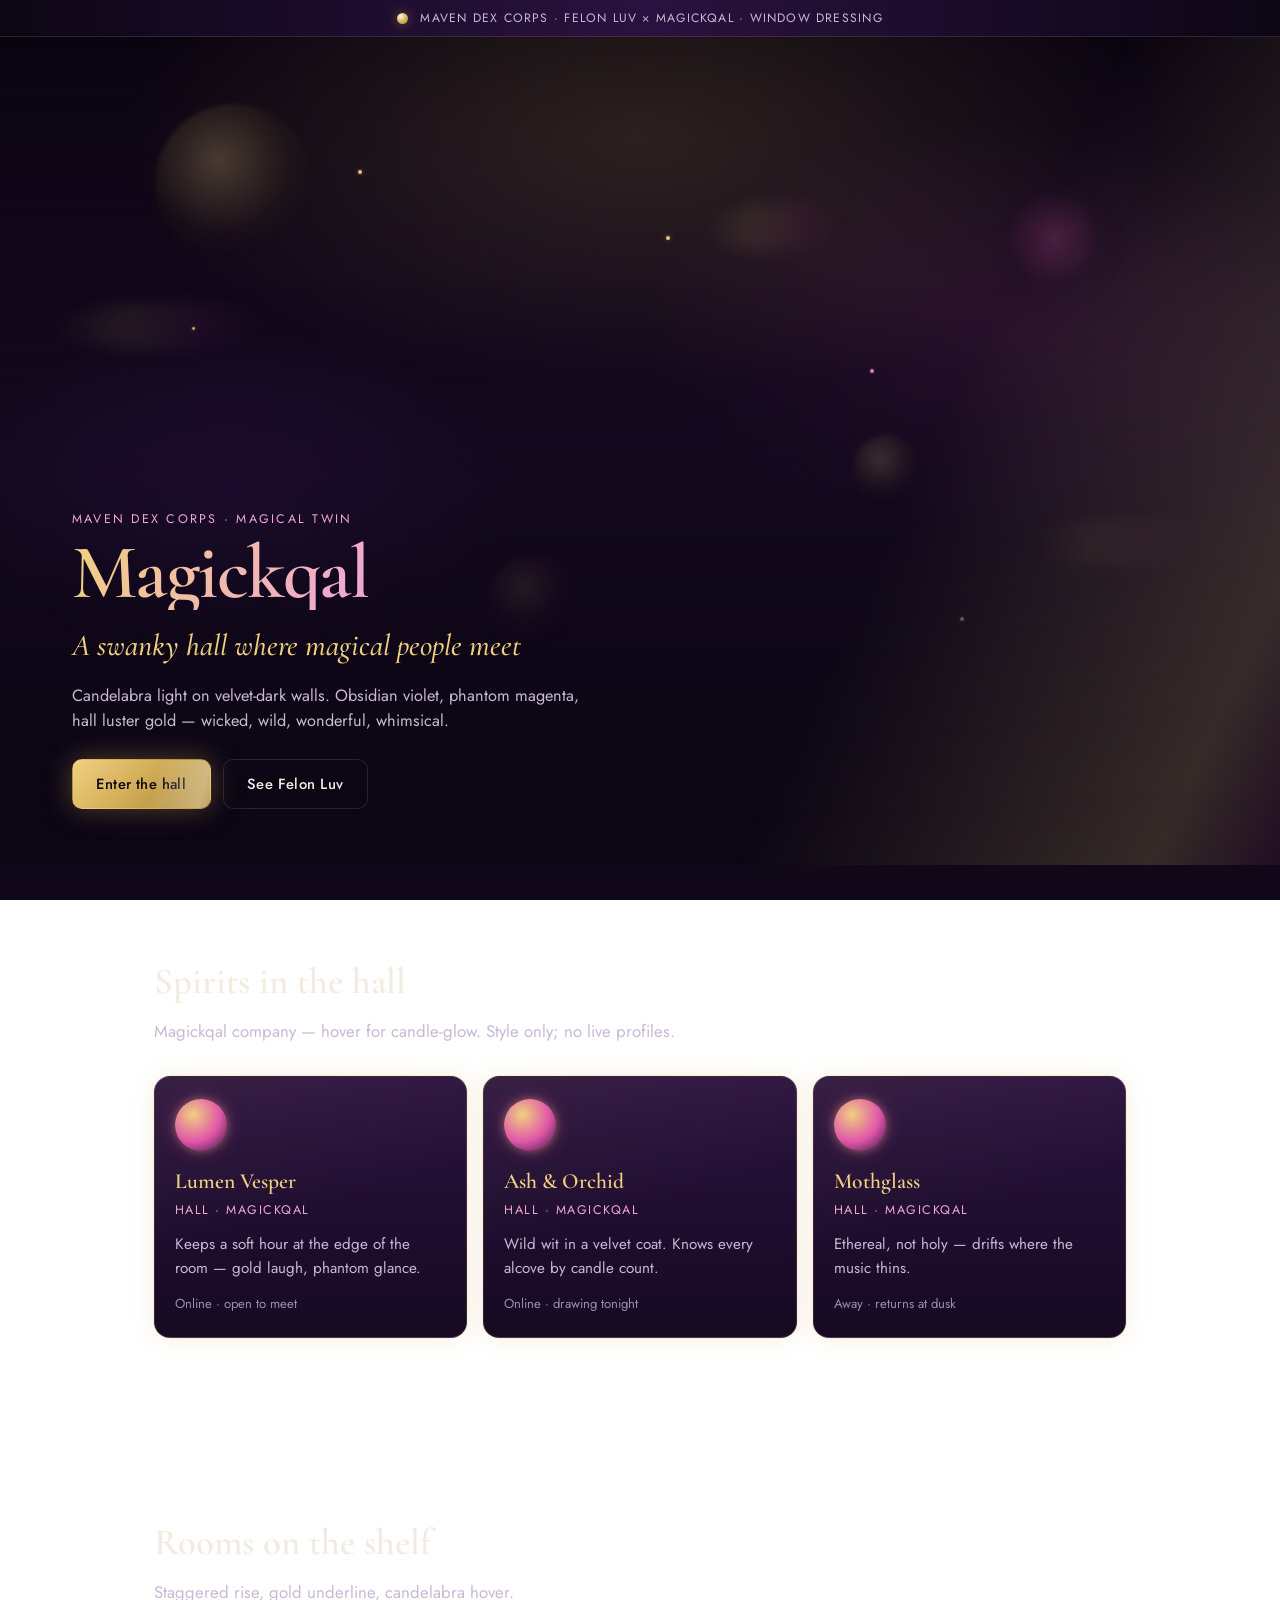
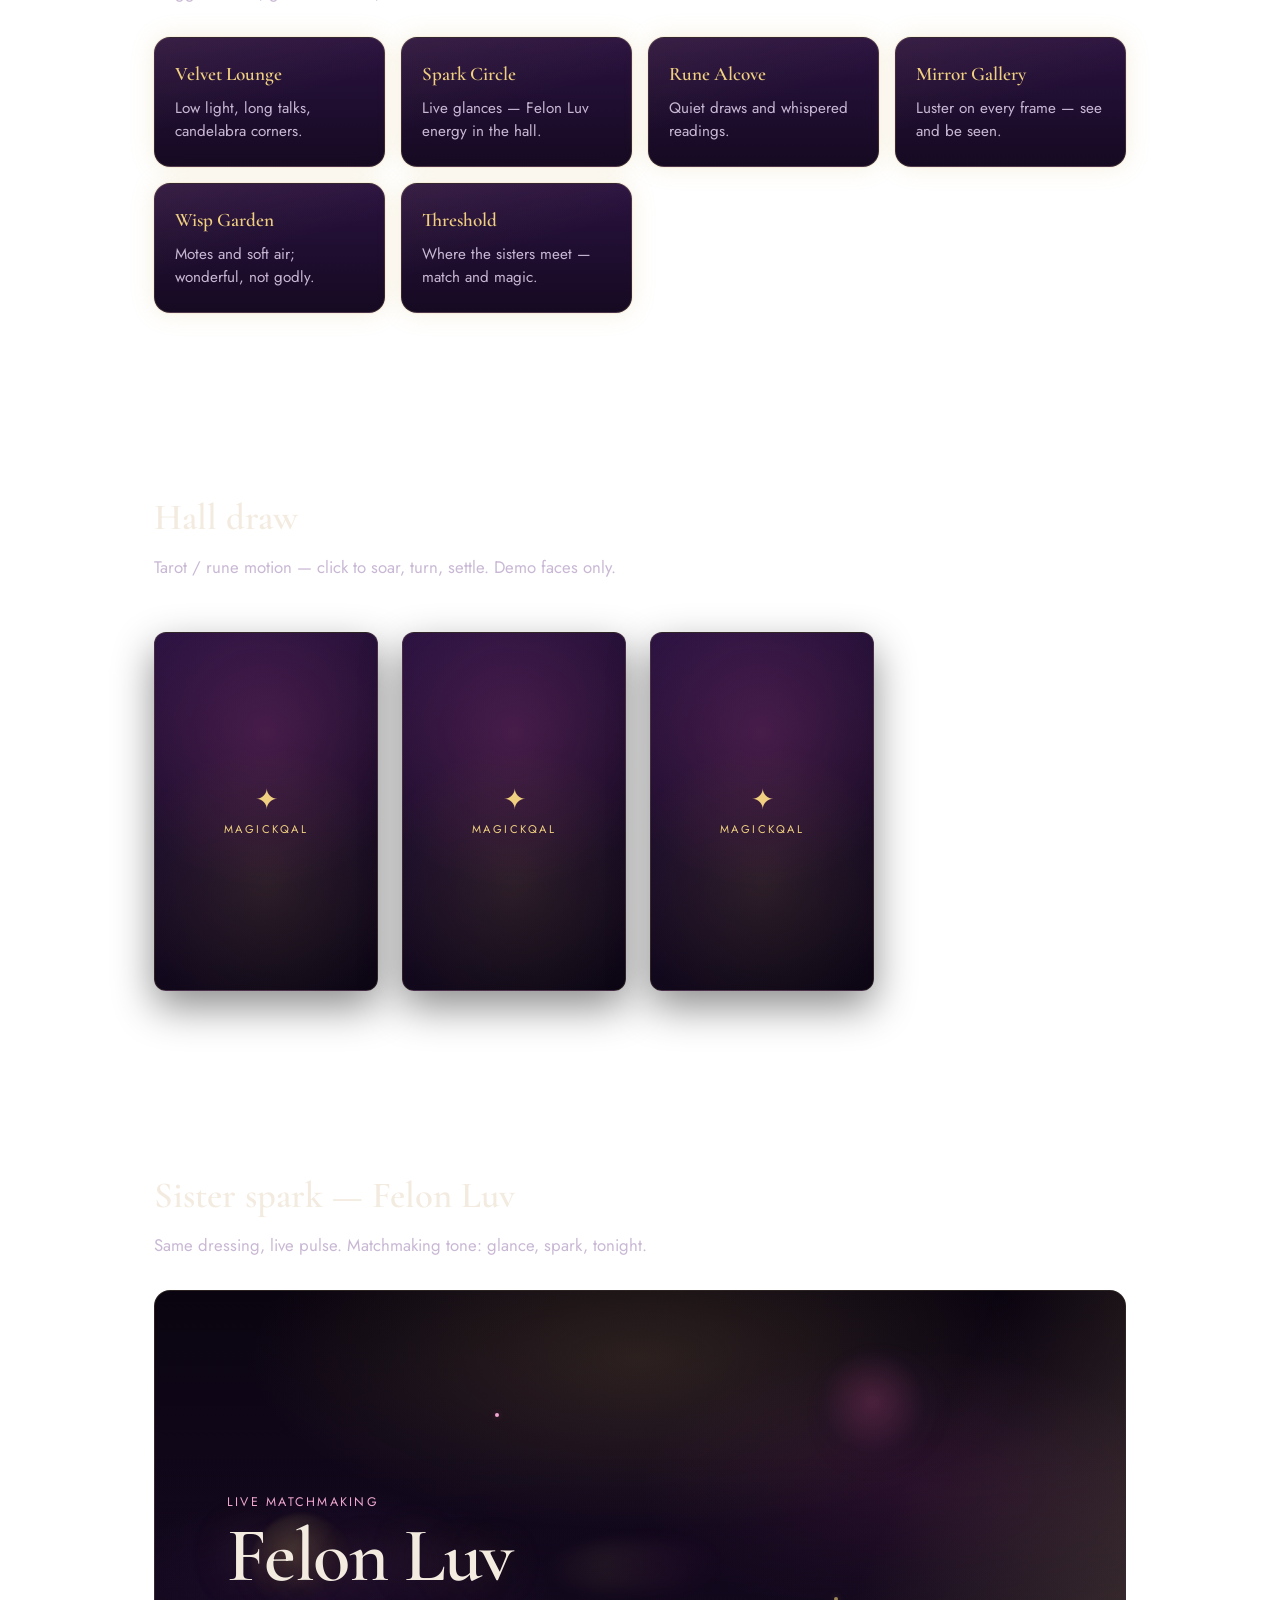
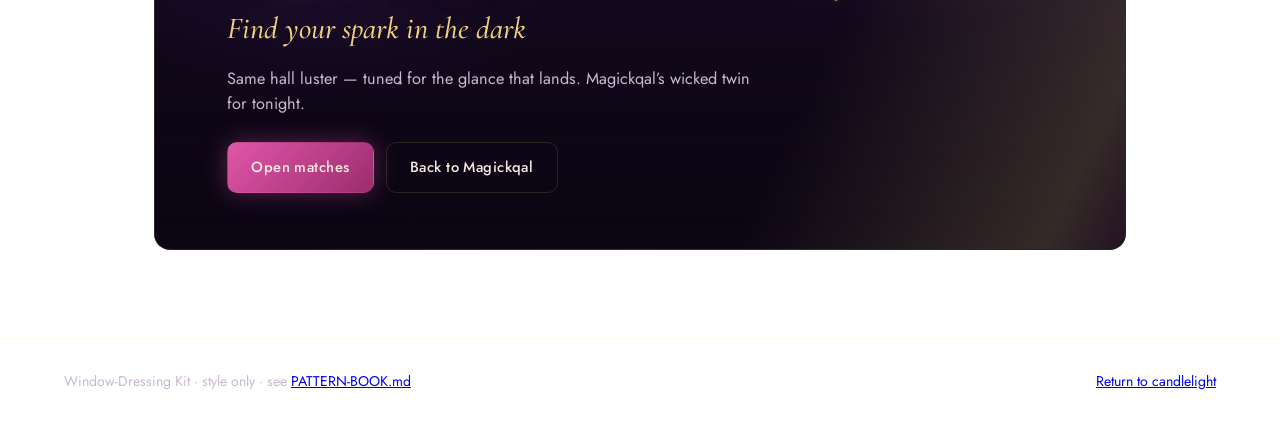
<file: dressing-kit/index.html>
<!DOCTYPE html>
<html lang="en">
<head>
  <meta charset="utf-8" />
  <meta name="viewport" content="width=device-width, initial-scale=1" />
  <title>Window-Dressing Kit — Felon Luv × Magickqal | Maven Dex Corps</title>
  <meta name="description" content="Style pattern book: obsidian violet, phantom magenta, hall luster gold for Felon Luv and Magickqal." />
  <link rel="stylesheet" href="dressing.css" />
</head>
<body class="dk-hall">
  <a class="dk-skip" href="#main">Skip to hall</a>

  <div class="dk-banner" role="status" aria-label="Hall candle">
    <span class="dk-banner__candle" aria-hidden="true"></span>
    <p class="dk-banner__text">Maven Dex Corps · Felon Luv × Magickqal · Window dressing</p>
  </div>

  <!-- Magickqal hero -->
  <header class="dk-hero dk-sweep" id="top">
    <div class="dk-atmosphere" aria-hidden="true">
      <span class="dk-orb dk-orb--gold" style="--orb-size:160px; --orb-dur:32s; top:8%; left:12%;"></span>
      <span class="dk-orb dk-orb--phantom" style="--orb-size:130px; --orb-dur:26s; --orb-delay:-8s; top:18%; right:12%;"></span>
      <span class="dk-orb" style="--orb-size:95px; --orb-dur:22s; --orb-delay:-4s; bottom:26%; left:38%;"></span>
      <span class="dk-orb dk-orb--gold" style="--orb-size:70px; --orb-dur:30s; --orb-delay:-12s; top:48%; right:28%;"></span>
      <span class="dk-wisp" style="--wisp-w:220px; --wisp-dur:18s; top:32%; left:4%;"></span>
      <span class="dk-wisp" style="--wisp-w:170px; --wisp-dur:14s; --wisp-delay:-6s; top:58%; right:6%;"></span>
      <span class="dk-wisp" style="--wisp-w:140px; --wisp-dur:20s; --wisp-delay:-3s; top:20%; left:55%;"></span>
      <span class="dk-mote" style="top:16%; left:28%;"></span>
      <span class="dk-mote dk-mote--phantom" style="top:40%; left:68%; --mote-delay:-1.5s;"></span>
      <span class="dk-mote" style="top:62%; left:20%; --mote-delay:-3s; --mote-size:3px;"></span>
      <span class="dk-mote" style="top:24%; left:52%; --mote-delay:-2s; --mote-dur:6s;"></span>
      <span class="dk-mote dk-mote--phantom" style="top:70%; left:75%; --mote-delay:-4s;"></span>
      <span class="dk-mote" style="top:35%; left:15%; --mote-delay:-0.8s; --mote-size:3px;"></span>
    </div>
    <div class="dk-hero__veil" aria-hidden="true"></div>
    <div class="dk-hero__copy">
      <p class="dk-hero__sister">Maven Dex Corps · Magical twin</p>
      <p class="dk-hero__brand dk-hero__brand--magickqal">Magickqal</p>
      <h1 class="dk-hero__headline">A swanky hall where magical people meet</h1>
      <p class="dk-hero__lede">
        Candelabra light on velvet-dark walls. Obsidian violet, phantom magenta,
        hall luster gold — wicked, wild, wonderful, whimsical.
      </p>
      <div class="dk-hero__cta">
        <a class="dk-btn dk-btn--luster" href="#spirits">Enter the hall</a>
        <a class="dk-btn dk-btn--ghost" href="#felon">See Felon Luv</a>
      </div>
    </div>
  </header>

  <main id="main">
    <!-- Spirit cards -->
    <section class="dk-section" id="spirits" data-dk-reveal>
      <header class="dk-section__head">
        <h2>Spirits in the hall</h2>
        <p>Magickqal company — hover for candle-glow. Style only; no live profiles.</p>
      </header>
      <ul class="dk-spirit-grid" role="list">
        <li>
          <article class="dk-card dk-spirit dk-candle-glow">
            <div class="dk-spirit__aura" aria-hidden="true"></div>
            <header>
              <h3 class="dk-spirit__name">Lumen Vesper</h3>
              <p class="dk-spirit__tag">Hall · Magickqal</p>
            </header>
            <p class="dk-spirit__blurb">Keeps a soft hour at the edge of the room — gold laugh, phantom glance.</p>
            <p class="dk-spirit__meta">Online · open to meet</p>
          </article>
        </li>
        <li>
          <article class="dk-card dk-spirit dk-candle-glow">
            <div class="dk-spirit__aura" aria-hidden="true"></div>
            <header>
              <h3 class="dk-spirit__name">Ash &amp; Orchid</h3>
              <p class="dk-spirit__tag">Hall · Magickqal</p>
            </header>
            <p class="dk-spirit__blurb">Wild wit in a velvet coat. Knows every alcove by candle count.</p>
            <p class="dk-spirit__meta">Online · drawing tonight</p>
          </article>
        </li>
        <li>
          <article class="dk-card dk-spirit dk-candle-glow">
            <div class="dk-spirit__aura" aria-hidden="true"></div>
            <header>
              <h3 class="dk-spirit__name">Mothglass</h3>
              <p class="dk-spirit__tag">Hall · Magickqal</p>
            </header>
            <p class="dk-spirit__blurb">Ethereal, not holy — drifts where the music thins.</p>
            <p class="dk-spirit__meta">Away · returns at dusk</p>
          </article>
        </li>
      </ul>
    </section>

    <!-- Shelf cards -->
    <section class="dk-section" id="rooms" data-dk-reveal>
      <header class="dk-section__head">
        <h2>Rooms on the shelf</h2>
        <p>Staggered rise, gold underline, candelabra hover.</p>
      </header>
      <ul class="dk-shelf" role="list">
        <li class="dk-card dk-shelf-card dk-candle-glow" data-dk-stagger>
          <h3 class="dk-shelf-card__title">Velvet Lounge</h3>
          <p class="dk-shelf-card__blurb">Low light, long talks, candelabra corners.</p>
        </li>
        <li class="dk-card dk-shelf-card dk-candle-glow" data-dk-stagger>
          <h3 class="dk-shelf-card__title">Spark Circle</h3>
          <p class="dk-shelf-card__blurb">Live glances — Felon Luv energy in the hall.</p>
        </li>
        <li class="dk-card dk-shelf-card dk-candle-glow" data-dk-stagger>
          <h3 class="dk-shelf-card__title">Rune Alcove</h3>
          <p class="dk-shelf-card__blurb">Quiet draws and whispered readings.</p>
        </li>
        <li class="dk-card dk-shelf-card dk-candle-glow" data-dk-stagger>
          <h3 class="dk-shelf-card__title">Mirror Gallery</h3>
          <p class="dk-shelf-card__blurb">Luster on every frame — see and be seen.</p>
        </li>
        <li class="dk-card dk-shelf-card dk-candle-glow" data-dk-stagger>
          <h3 class="dk-shelf-card__title">Wisp Garden</h3>
          <p class="dk-shelf-card__blurb">Motes and soft air; wonderful, not godly.</p>
        </li>
        <li class="dk-card dk-shelf-card dk-candle-glow" data-dk-stagger>
          <h3 class="dk-shelf-card__title">Threshold</h3>
          <p class="dk-shelf-card__blurb">Where the sisters meet — match and magic.</p>
        </li>
      </ul>
    </section>

    <!-- Draw cards -->
    <section class="dk-section" id="draw" data-dk-reveal>
      <header class="dk-section__head">
        <h2>Hall draw</h2>
        <p>Tarot / rune motion — click to soar, turn, settle. Demo faces only.</p>
      </header>
      <div class="dk-draw" role="group" aria-label="Three-card hall draw demo">
        <button type="button" class="dk-draw-card" data-dk-draw data-dk-title="The Veil" aria-pressed="false" aria-label="Draw card one, face down">
          <span class="dk-draw-card__face dk-draw-card__face--back" aria-hidden="true">
            <span class="dk-draw-card__sigil">✦</span>
            <span class="dk-draw-card__label">Magickqal</span>
          </span>
          <span class="dk-draw-card__face dk-draw-card__face--front" aria-hidden="true">
            <span class="dk-draw-card__sigil">☾</span>
            <span class="dk-draw-card__title">The Veil</span>
            <span class="dk-draw-card__hint">What wants to be seen</span>
          </span>
        </button>
        <button type="button" class="dk-draw-card" data-dk-draw data-dk-title="Candelabra" aria-pressed="false" aria-label="Draw card two, face down">
          <span class="dk-draw-card__face dk-draw-card__face--back" aria-hidden="true">
            <span class="dk-draw-card__sigil">✦</span>
            <span class="dk-draw-card__label">Magickqal</span>
          </span>
          <span class="dk-draw-card__face dk-draw-card__face--front" aria-hidden="true">
            <span class="dk-draw-card__sigil">❖</span>
            <span class="dk-draw-card__title">Candelabra</span>
            <span class="dk-draw-card__hint">Warmth that gathers</span>
          </span>
        </button>
        <button type="button" class="dk-draw-card" data-dk-draw data-dk-title="Phantom" aria-pressed="false" aria-label="Draw card three, face down">
          <span class="dk-draw-card__face dk-draw-card__face--back" aria-hidden="true">
            <span class="dk-draw-card__sigil">✦</span>
            <span class="dk-draw-card__label">Magickqal</span>
          </span>
          <span class="dk-draw-card__face dk-draw-card__face--front" aria-hidden="true">
            <span class="dk-draw-card__sigil">◇</span>
            <span class="dk-draw-card__title">Phantom</span>
            <span class="dk-draw-card__hint">A spark in magenta</span>
          </span>
        </button>
      </div>
    </section>

    <!-- Felon Luv sister hero strip -->
    <section class="dk-section" id="felon" data-dk-reveal>
      <header class="dk-section__head">
        <h2>Sister spark — Felon Luv</h2>
        <p>Same dressing, live pulse. Matchmaking tone: glance, spark, tonight.</p>
      </header>
      <div class="dk-hero dk-sweep" style="min-height: min(70vh, 560px); border-radius: var(--radius-card); border: 1px solid var(--line);">
        <div class="dk-atmosphere" aria-hidden="true">
          <span class="dk-orb dk-orb--phantom" style="--orb-size:140px; --orb-dur:24s; top:10%; right:18%;"></span>
          <span class="dk-orb dk-orb--gold" style="--orb-size:100px; --orb-dur:28s; --orb-delay:-5s; top:40%; left:10%;"></span>
          <span class="dk-wisp" style="--wisp-w:180px; --wisp-dur:15s; top:45%; left:40%;"></span>
          <span class="dk-mote dk-mote--phantom" style="top:22%; left:35%;"></span>
          <span class="dk-mote" style="top:55%; left:70%; --mote-delay:-2s;"></span>
          <span class="dk-mote dk-mote--phantom" style="top:70%; left:25%; --mote-delay:-1s;"></span>
        </div>
        <div class="dk-hero__veil" aria-hidden="true"></div>
        <div class="dk-hero__copy">
          <p class="dk-hero__sister">Live matchmaking</p>
          <p class="dk-hero__brand">Felon Luv</p>
          <h1 class="dk-hero__headline">Find your spark in the dark</h1>
          <p class="dk-hero__lede">
            Same hall luster — tuned for the glance that lands. Magickqal’s wicked twin for tonight.
          </p>
          <div class="dk-hero__cta">
            <a class="dk-btn dk-btn--phantom" href="#spirits">Open matches</a>
            <a class="dk-btn dk-btn--ghost" href="#top">Back to Magickqal</a>
          </div>
        </div>
      </div>
    </section>
  </main>

  <footer class="dk-foot">
    <p>Window-Dressing Kit · style only · see <a href="PATTERN-BOOK.md">PATTERN-BOOK.md</a></p>
    <p><a href="#top">Return to candlelight</a></p>
  </footer>

  <script src="dressing.js"></script>
</body>
</html>
</file>
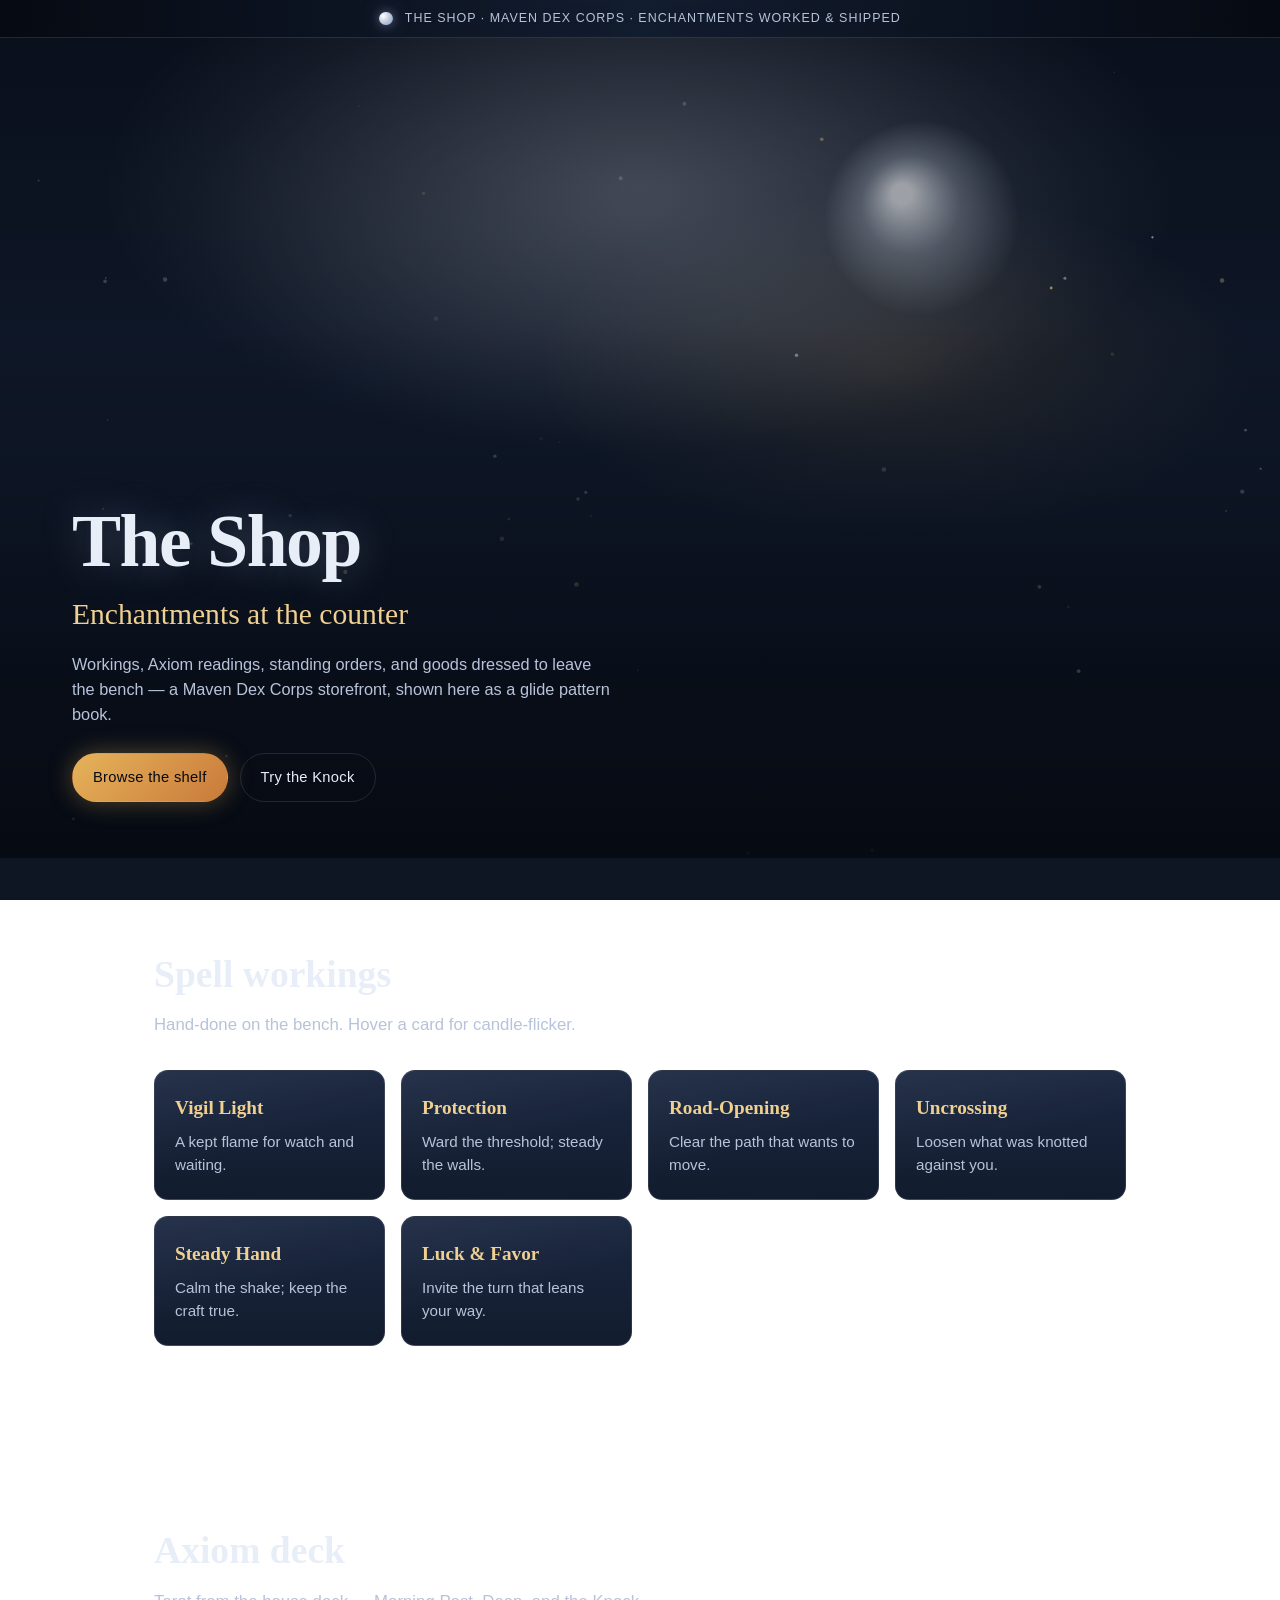
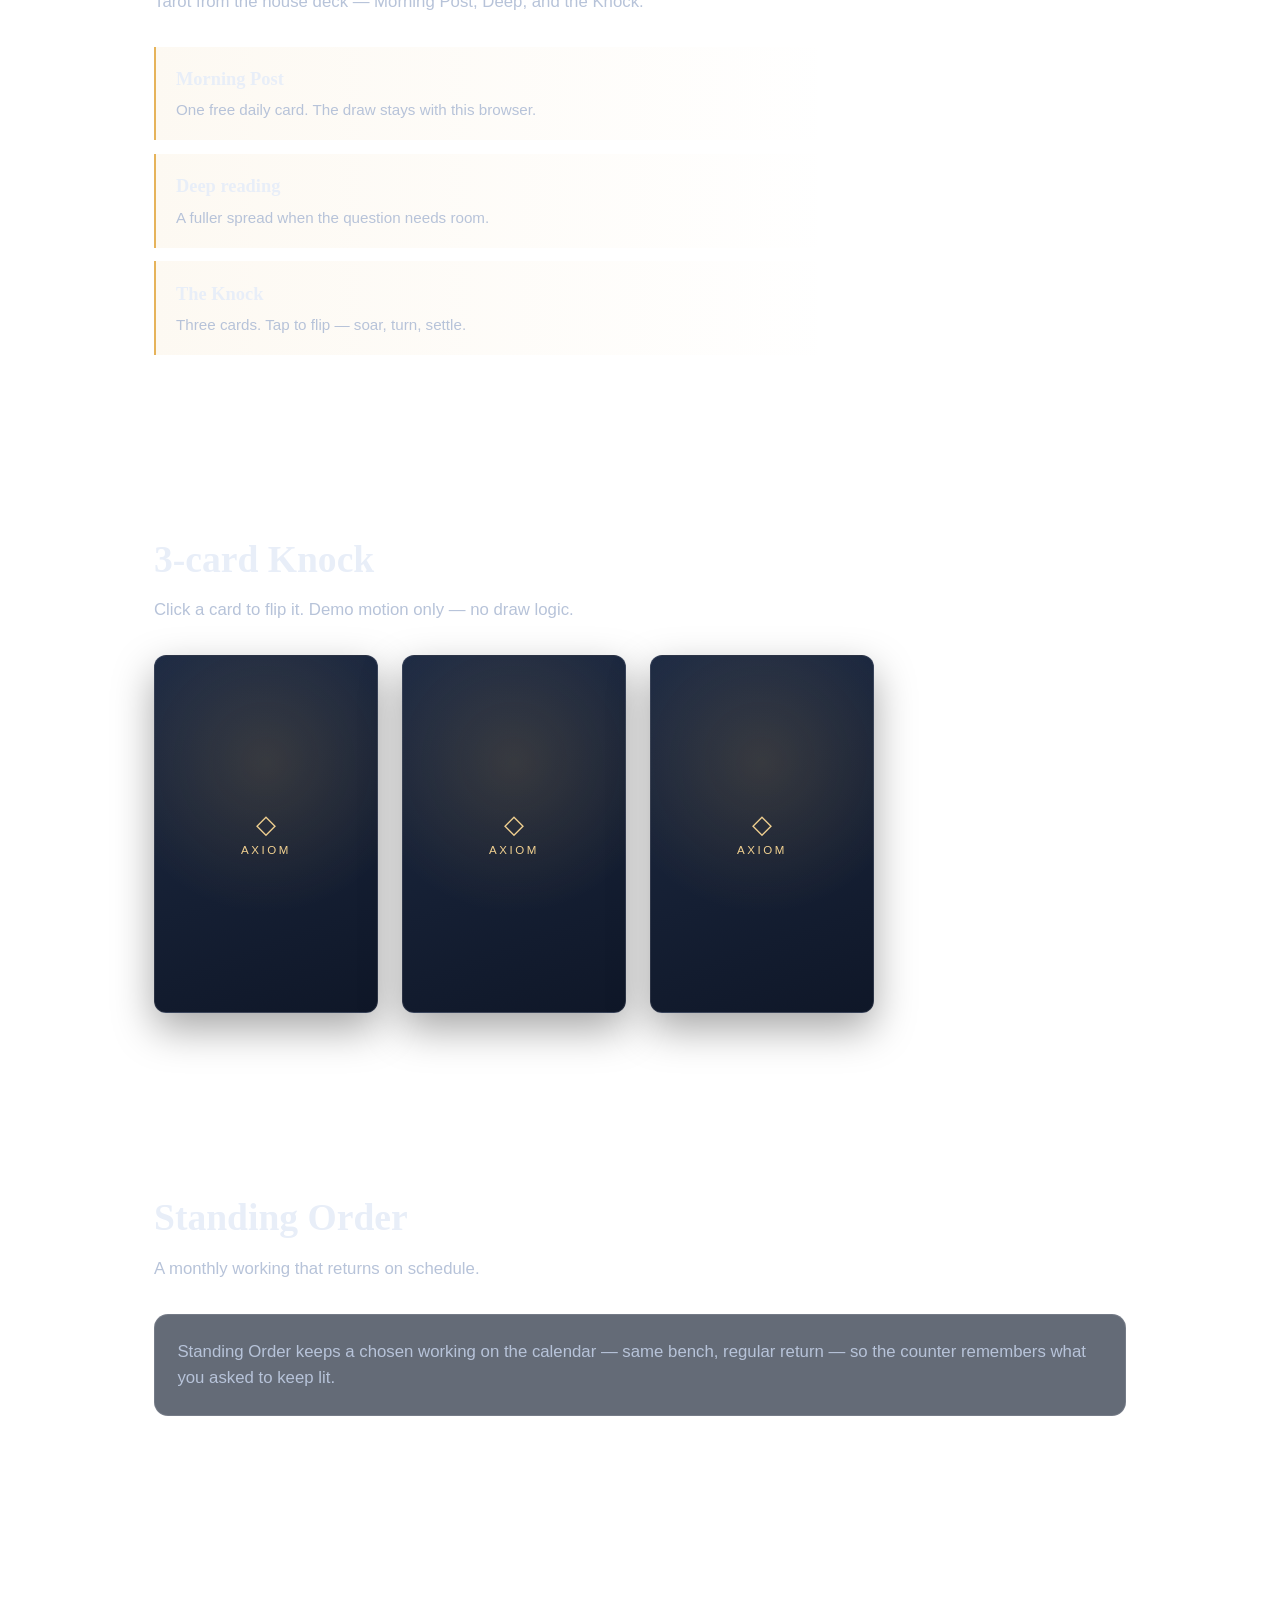
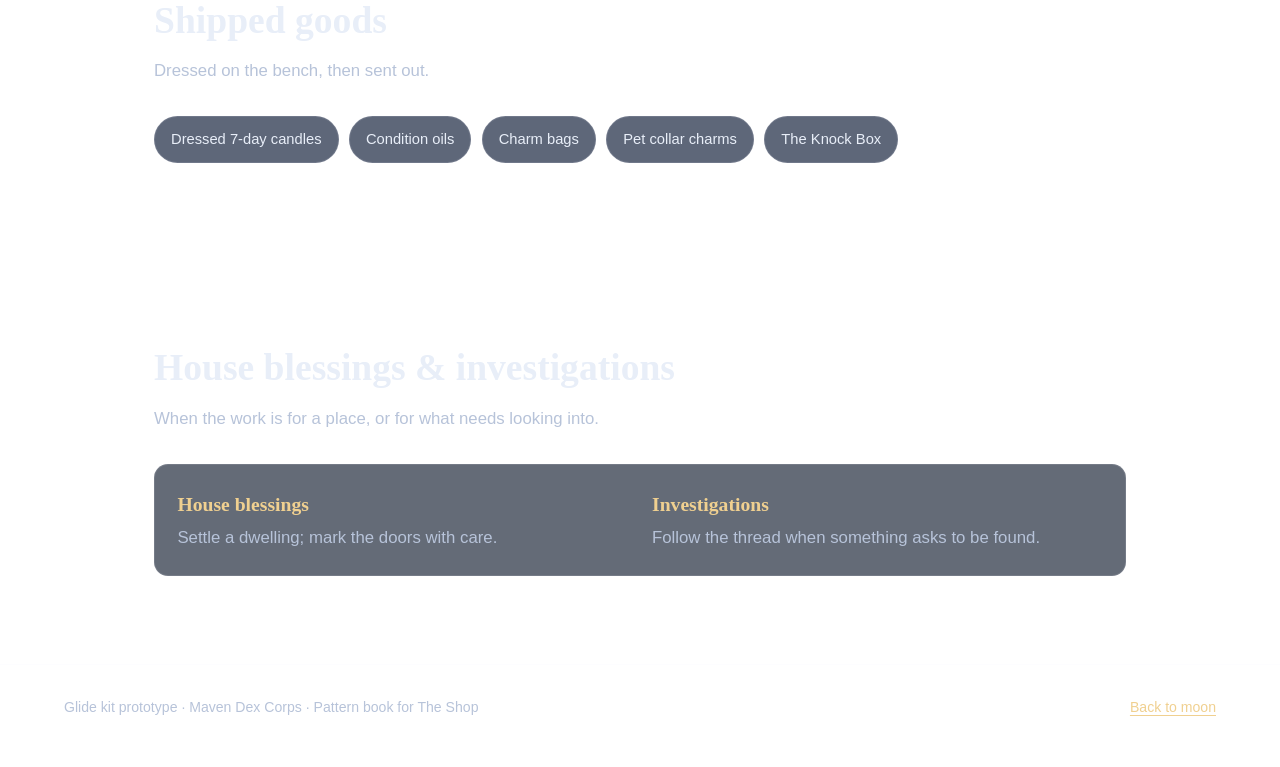
<file: shop-glide/index.html>
<!DOCTYPE html>
<html lang="en">
<head>
  <meta charset="utf-8" />
  <meta name="viewport" content="width=device-width, initial-scale=1" />
  <title>The Shop — Glide Kit | Maven Dex Corps</title>
  <meta name="description" content="Style prototype: moon-glow glide kit for The Shop enchantment storefront." />
  <link rel="stylesheet" href="style.css" />
</head>
<body>
  <a class="skip-link" href="#main">Skip to counter</a>

  <div class="moon-window" role="status" aria-label="Moon window">
    <span class="moon-window__orb" aria-hidden="true"></span>
    <p class="moon-window__text">The Shop · Maven Dex Corps · Enchantments worked &amp; shipped</p>
  </div>

  <header class="hero" id="top">
    <canvas class="hero__sky" id="starfield" aria-hidden="true"></canvas>
    <div class="hero__veil" aria-hidden="true"></div>
    <div class="hero__copy">
      <p class="hero__brand">The Shop</p>
      <h1 class="hero__headline">Enchantments at the counter</h1>
      <p class="hero__lede">
        Workings, Axiom readings, standing orders, and goods dressed to leave the bench —
        a Maven Dex Corps storefront, shown here as a glide pattern book.
      </p>
      <div class="hero__cta">
        <a class="btn btn--glow" href="#workings">Browse the shelf</a>
        <a class="btn btn--ghost" href="#knock">Try the Knock</a>
      </div>
    </div>
  </header>

  <main id="main">
    <section class="section" id="workings" data-reveal>
      <header class="section__head">
        <h2>Spell workings</h2>
        <p>Hand-done on the bench. Hover a card for candle-flicker.</p>
      </header>
      <ul class="shelf" role="list">
        <li class="shelf-card" data-stagger>
          <h3>Vigil Light</h3>
          <p>A kept flame for watch and waiting.</p>
        </li>
        <li class="shelf-card" data-stagger>
          <h3>Protection</h3>
          <p>Ward the threshold; steady the walls.</p>
        </li>
        <li class="shelf-card" data-stagger>
          <h3>Road-Opening</h3>
          <p>Clear the path that wants to move.</p>
        </li>
        <li class="shelf-card" data-stagger>
          <h3>Uncrossing</h3>
          <p>Loosen what was knotted against you.</p>
        </li>
        <li class="shelf-card" data-stagger>
          <h3>Steady Hand</h3>
          <p>Calm the shake; keep the craft true.</p>
        </li>
        <li class="shelf-card" data-stagger>
          <h3>Luck &amp; Favor</h3>
          <p>Invite the turn that leans your way.</p>
        </li>
      </ul>
    </section>

    <section class="section section--axiom" id="axiom" data-reveal>
      <header class="section__head">
        <h2>Axiom deck</h2>
        <p>Tarot from the house deck — Morning Post, Deep, and the Knock.</p>
      </header>
      <ul class="reading-list" role="list">
        <li class="reading-item" data-reveal>
          <h3>Morning Post</h3>
          <p>One free daily card. The draw stays with this browser.</p>
        </li>
        <li class="reading-item" data-reveal>
          <h3>Deep reading</h3>
          <p>A fuller spread when the question needs room.</p>
        </li>
        <li class="reading-item" data-reveal>
          <h3>The Knock</h3>
          <p>Three cards. Tap to flip — soar, turn, settle.</p>
        </li>
      </ul>
    </section>

    <section class="section section--knock" id="knock" data-reveal>
      <header class="section__head">
        <h2>3-card Knock</h2>
        <p>Click a card to flip it. Demo motion only — no draw logic.</p>
      </header>
      <div class="knock" role="group" aria-label="Three-card Knock demo">
        <button type="button" class="knock-card" data-knock aria-pressed="false" aria-label="Knock card one, face down">
          <span class="knock-card__face knock-card__face--back" aria-hidden="true">
            <span class="knock-card__sigil">◇</span>
            <span class="knock-card__label">Axiom</span>
          </span>
          <span class="knock-card__face knock-card__face--front" aria-hidden="true">
            <span class="knock-card__title">The Threshold</span>
            <span class="knock-card__hint">What stands before you</span>
          </span>
        </button>
        <button type="button" class="knock-card" data-knock aria-pressed="false" aria-label="Knock card two, face down">
          <span class="knock-card__face knock-card__face--back" aria-hidden="true">
            <span class="knock-card__sigil">◇</span>
            <span class="knock-card__label">Axiom</span>
          </span>
          <span class="knock-card__face knock-card__face--front" aria-hidden="true">
            <span class="knock-card__title">The Working</span>
            <span class="knock-card__hint">What is in motion</span>
          </span>
        </button>
        <button type="button" class="knock-card" data-knock aria-pressed="false" aria-label="Knock card three, face down">
          <span class="knock-card__face knock-card__face--back" aria-hidden="true">
            <span class="knock-card__sigil">◇</span>
            <span class="knock-card__label">Axiom</span>
          </span>
          <span class="knock-card__face knock-card__face--front" aria-hidden="true">
            <span class="knock-card__title">The Favor</span>
            <span class="knock-card__hint">What leans toward you</span>
          </span>
        </button>
      </div>
    </section>

    <section class="section" id="standing" data-reveal>
      <header class="section__head">
        <h2>Standing Order</h2>
        <p>A monthly working that returns on schedule.</p>
      </header>
      <div class="panel">
        <p>
          Standing Order keeps a chosen working on the calendar — same bench,
          regular return — so the counter remembers what you asked to keep lit.
        </p>
      </div>
    </section>

    <section class="section" id="goods" data-reveal>
      <header class="section__head">
        <h2>Shipped goods</h2>
        <p>Dressed on the bench, then sent out.</p>
      </header>
      <ul class="goods" role="list">
        <li data-reveal>Dressed 7-day candles</li>
        <li data-reveal>Condition oils</li>
        <li data-reveal>Charm bags</li>
        <li data-reveal>Pet collar charms</li>
        <li data-reveal>The Knock Box</li>
      </ul>
    </section>

    <section class="section" id="house" data-reveal>
      <header class="section__head">
        <h2>House blessings &amp; investigations</h2>
        <p>When the work is for a place, or for what needs looking into.</p>
      </header>
      <div class="panel panel--split">
        <div>
          <h3>House blessings</h3>
          <p>Settle a dwelling; mark the doors with care.</p>
        </div>
        <div>
          <h3>Investigations</h3>
          <p>Follow the thread when something asks to be found.</p>
        </div>
      </div>
    </section>
  </main>

  <footer class="site-foot">
    <p>Glide kit prototype · Maven Dex Corps · Pattern book for The Shop</p>
    <a href="#top">Back to moon</a>
  </footer>

  <script src="glide.js" defer></script>
</body>
</html>
</file>
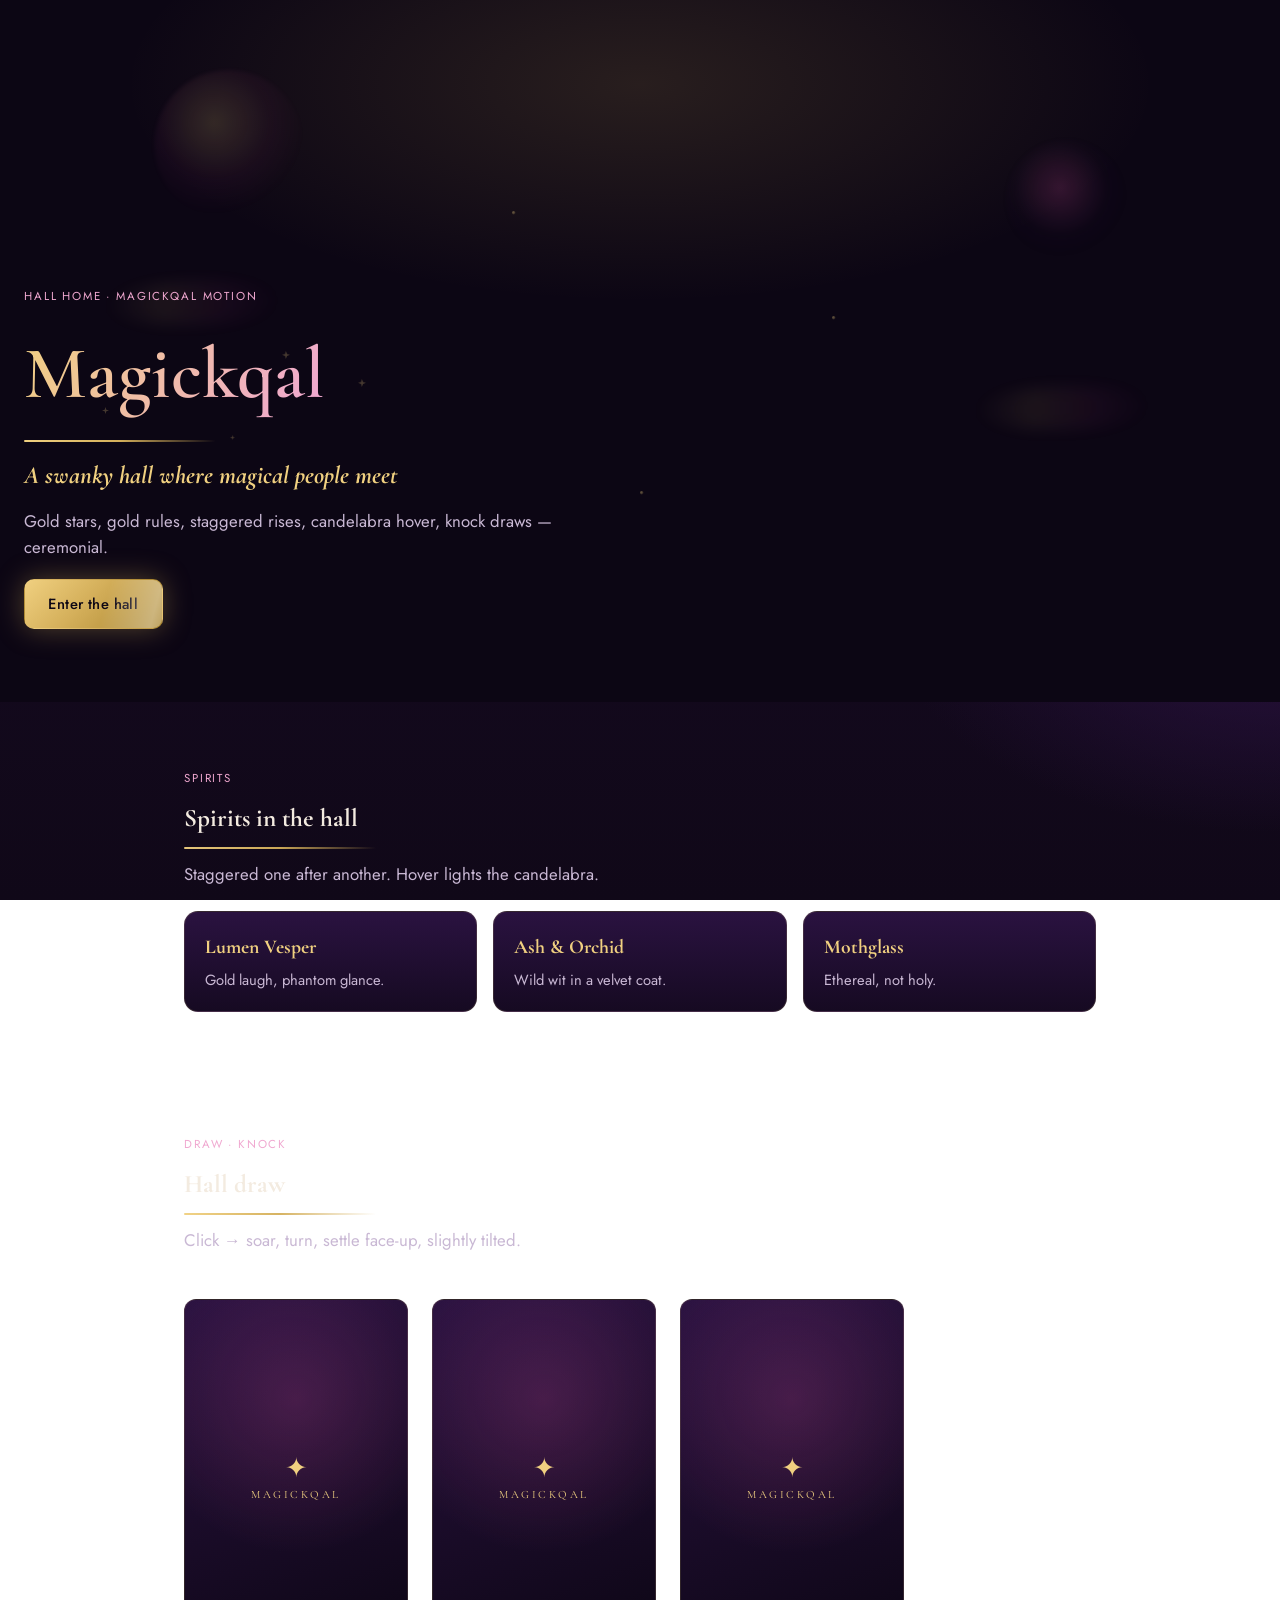
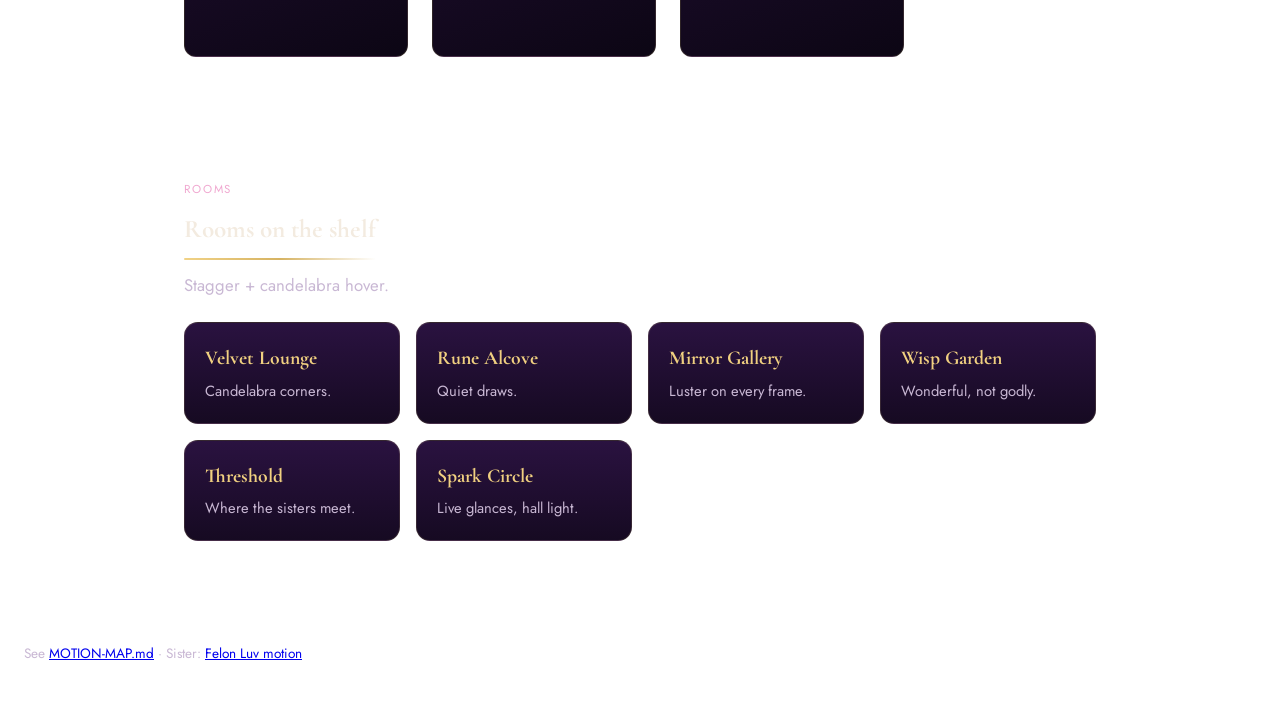
<file: dressing-kit/motion-magickqal/demo.html>
<!DOCTYPE html>
<html lang="en">
<head>
  <meta charset="utf-8" />
  <meta name="viewport" content="width=device-width, initial-scale=1" />
  <title>Magickqal — Motion Layer Demo</title>
  <link rel="stylesheet" href="../dressing.css" />
  <link rel="stylesheet" href="magickqal-motion.css" />
  <style>
    .mqm-demo-section { position: relative; z-index: 1; padding: 3.5rem 1.5rem; max-width: 960px; margin: 0 auto; }
    .mqm-demo-grid { list-style: none; margin: 0; padding: 0; display: grid; grid-template-columns: repeat(auto-fit, minmax(200px, 1fr)); gap: 1rem; }
    .mqm-demo-card { padding: 1.25rem; border-radius: 14px; border: 1px solid rgba(240, 208, 128, 0.14); background: linear-gradient(180deg, #2a1240, #160a22); }
    .mqm-demo-card h3 { margin: 0 0 0.4rem; font-family: var(--font-display); color: var(--gold-bright); }
    .mqm-demo-card p { margin: 0; color: var(--mist); font-size: 0.92rem; }
    .mqm-hero-wrap { position: relative; min-height: 78vh; display: grid; place-items: end stretch; overflow: hidden;
      background:
        radial-gradient(ellipse 65% 50% at 50% 12%, rgba(212, 175, 90, 0.14), transparent 62%),
        #0c0614; }
    .mqm-hero-inner { position: relative; z-index: 2; padding: 3rem 1.5rem 3.5rem; max-width: 38rem; }
    .mqm-hero-inner .brand { margin: 0; font-family: var(--font-display); font-size: clamp(2.8rem, 8vw, 4.6rem); font-weight: 600;
      background: linear-gradient(120deg, #f0d080, #f0a8d0 55%, #d4af5a); -webkit-background-clip: text; background-clip: text; color: transparent; }
    .page-label { font-size: 0.72rem; letter-spacing: 0.16em; text-transform: uppercase; color: #f0a8d0; }
  </style>
</head>
<body class="dk-hall">
  <!-- HALL HOME -->
  <header class="mqm-hero-wrap" id="home">
    <div class="mqm-atmosphere" aria-hidden="true">
      <span class="mqm-orb" style="--mqm-orb-size:150px; top:10%; left:12%;"></span>
      <span class="mqm-orb mqm-orb--phantom" style="--mqm-orb-size:120px; top:20%; right:12%; --mqm-orb-delay:-7s;"></span>
      <span class="mqm-wisp" style="top:40%; left:8%; --mqm-wisp-dur:16s;"></span>
      <span class="mqm-wisp" style="top:55%; right:10%; --mqm-wisp-delay:-5s;"></span>
      <!-- Gold sparkle stars clustered near wordmark -->
      <span class="mqm-star" style="top:58%; left:8%; --mqm-star-size:7px;"></span>
      <span class="mqm-star" style="top:62%; left:18%; --mqm-star-delay:-1.2s; --mqm-star-size:5px;"></span>
      <span class="mqm-star" style="top:54%; left:28%; --mqm-star-delay:-2.4s;"></span>
      <span class="mqm-star" style="top:68%; left:14%; --mqm-star-delay:-0.6s; --mqm-star-size:4px;"></span>
      <span class="mqm-star" style="top:50%; left:22%; --mqm-star-delay:-3.1s; --mqm-star-dur:8s;"></span>
      <span class="mqm-mote" style="top:30%; left:40%;"></span>
      <span class="mqm-mote" style="top:45%; left:65%; --mqm-mote-delay:-2s;"></span>
      <span class="mqm-mote" style="top:70%; left:50%; --mqm-mote-delay:-1s;"></span>
    </div>
    <div class="mqm-hero-inner mqm-hero-copy">
      <p class="page-label">Hall Home · Magickqal motion</p>
      <p class="brand mqm-wordmark">Magickqal</p>
      <span class="mqm-gold-rule mqm-gold-rule--brand" aria-hidden="true"></span>
      <h1 style="margin:0.85rem 0; font-family:var(--font-display); font-style:italic; color:var(--gold-bright); font-size:1.55rem;">A swanky hall where magical people meet</h1>
      <p style="margin:0 0 1.2rem; color:var(--mist);">Gold stars, gold rules, staggered rises, candelabra hover, knock draws — ceremonial.</p>
      <p><a class="dk-btn dk-btn--luster" href="#spirits">Enter the hall</a></p>
    </div>
  </header>

  <!-- SPIRITS -->
  <section class="mqm-demo-section" id="spirits">
    <header class="mqm-rise mqm-ruled" data-mqm-reveal>
      <p class="page-label">Spirits</p>
      <h2 style="margin:0.3rem 0; font-family:var(--font-display);">Spirits in the hall</h2>
      <span class="mqm-gold-rule" aria-hidden="true"></span>
      <p style="margin:0.75rem 0 0; color:var(--mist);">Staggered one after another. Hover lights the candelabra.</p>
    </header>
    <ul class="mqm-demo-grid" style="margin-top:1.5rem;" data-mqm-stagger-group role="list">
      <li class="mqm-demo-card mqm-stagger mqm-candle" data-mqm-stagger><h3>Lumen Vesper</h3><p>Gold laugh, phantom glance.</p></li>
      <li class="mqm-demo-card mqm-stagger mqm-candle" data-mqm-stagger><h3>Ash &amp; Orchid</h3><p>Wild wit in a velvet coat.</p></li>
      <li class="mqm-demo-card mqm-stagger mqm-candle" data-mqm-stagger><h3>Mothglass</h3><p>Ethereal, not holy.</p></li>
    </ul>
  </section>

  <!-- DRAW / KNOCK -->
  <section class="mqm-demo-section" id="draw">
    <header class="mqm-rise mqm-ruled" data-mqm-reveal>
      <p class="page-label">Draw · Knock</p>
      <h2 style="margin:0.3rem 0; font-family:var(--font-display);">Hall draw</h2>
      <span class="mqm-gold-rule" aria-hidden="true"></span>
      <p style="margin:0.75rem 0 0; color:var(--mist);">Click → soar, turn, settle face-up, slightly tilted.</p>
    </header>
    <div class="mqm-draw" style="margin-top:1.5rem;" role="group" aria-label="Knock draw demo">
      <button type="button" class="mqm-draw-card" data-mqm-knock data-mqm-title="The Veil" aria-pressed="false" aria-label="Draw card one, face down">
        <span class="mqm-draw-card__face mqm-draw-card__face--back" aria-hidden="true">
          <span class="mqm-draw-card__sigil">✦</span>
          <span class="mqm-draw-card__label">Magickqal</span>
        </span>
        <span class="mqm-draw-card__face mqm-draw-card__face--front" aria-hidden="true">
          <span class="mqm-draw-card__sigil">☾</span>
          <span class="mqm-draw-card__title">The Veil</span>
          <span class="mqm-draw-card__hint">What wants to be seen</span>
        </span>
      </button>
      <button type="button" class="mqm-draw-card" data-mqm-knock data-mqm-title="Candelabra" aria-pressed="false" aria-label="Draw card two, face down">
        <span class="mqm-draw-card__face mqm-draw-card__face--back" aria-hidden="true">
          <span class="mqm-draw-card__sigil">✦</span>
          <span class="mqm-draw-card__label">Magickqal</span>
        </span>
        <span class="mqm-draw-card__face mqm-draw-card__face--front" aria-hidden="true">
          <span class="mqm-draw-card__sigil">❖</span>
          <span class="mqm-draw-card__title">Candelabra</span>
          <span class="mqm-draw-card__hint">Warmth that gathers</span>
        </span>
      </button>
      <button type="button" class="mqm-draw-card" data-mqm-knock data-mqm-title="Phantom" aria-pressed="false" aria-label="Draw card three, face down">
        <span class="mqm-draw-card__face mqm-draw-card__face--back" aria-hidden="true">
          <span class="mqm-draw-card__sigil">✦</span>
          <span class="mqm-draw-card__label">Magickqal</span>
        </span>
        <span class="mqm-draw-card__face mqm-draw-card__face--front" aria-hidden="true">
          <span class="mqm-draw-card__sigil">◇</span>
          <span class="mqm-draw-card__title">Phantom</span>
          <span class="mqm-draw-card__hint">A spark in magenta</span>
        </span>
      </button>
    </div>
  </section>

  <!-- ROOMS -->
  <section class="mqm-demo-section" id="rooms">
    <header class="mqm-rise mqm-ruled" data-mqm-reveal>
      <p class="page-label">Rooms</p>
      <h2 style="margin:0.3rem 0; font-family:var(--font-display);">Rooms on the shelf</h2>
      <span class="mqm-gold-rule" aria-hidden="true"></span>
      <p style="margin:0.75rem 0 0; color:var(--mist);">Stagger + candelabra hover.</p>
    </header>
    <ul class="mqm-demo-grid" style="margin-top:1.5rem;" data-mqm-stagger-group role="list">
      <li class="mqm-demo-card mqm-stagger mqm-candle" data-mqm-stagger><h3>Velvet Lounge</h3><p>Candelabra corners.</p></li>
      <li class="mqm-demo-card mqm-stagger mqm-candle" data-mqm-stagger><h3>Rune Alcove</h3><p>Quiet draws.</p></li>
      <li class="mqm-demo-card mqm-stagger mqm-candle" data-mqm-stagger><h3>Mirror Gallery</h3><p>Luster on every frame.</p></li>
      <li class="mqm-demo-card mqm-stagger mqm-candle" data-mqm-stagger><h3>Wisp Garden</h3><p>Wonderful, not godly.</p></li>
      <li class="mqm-demo-card mqm-stagger mqm-candle" data-mqm-stagger><h3>Threshold</h3><p>Where the sisters meet.</p></li>
      <li class="mqm-demo-card mqm-stagger mqm-candle" data-mqm-stagger><h3>Spark Circle</h3><p>Live glances, hall light.</p></li>
    </ul>
  </section>

  <p style="padding:2rem 1.5rem 3rem; color:var(--mist); font-size:0.85rem;">
    See <a href="MOTION-MAP.md">MOTION-MAP.md</a> · Sister: <a href="../motion/demo.html">Felon Luv motion</a>
  </p>
  <script src="magickqal-motion.js"></script>
</body>
</html>
</file>
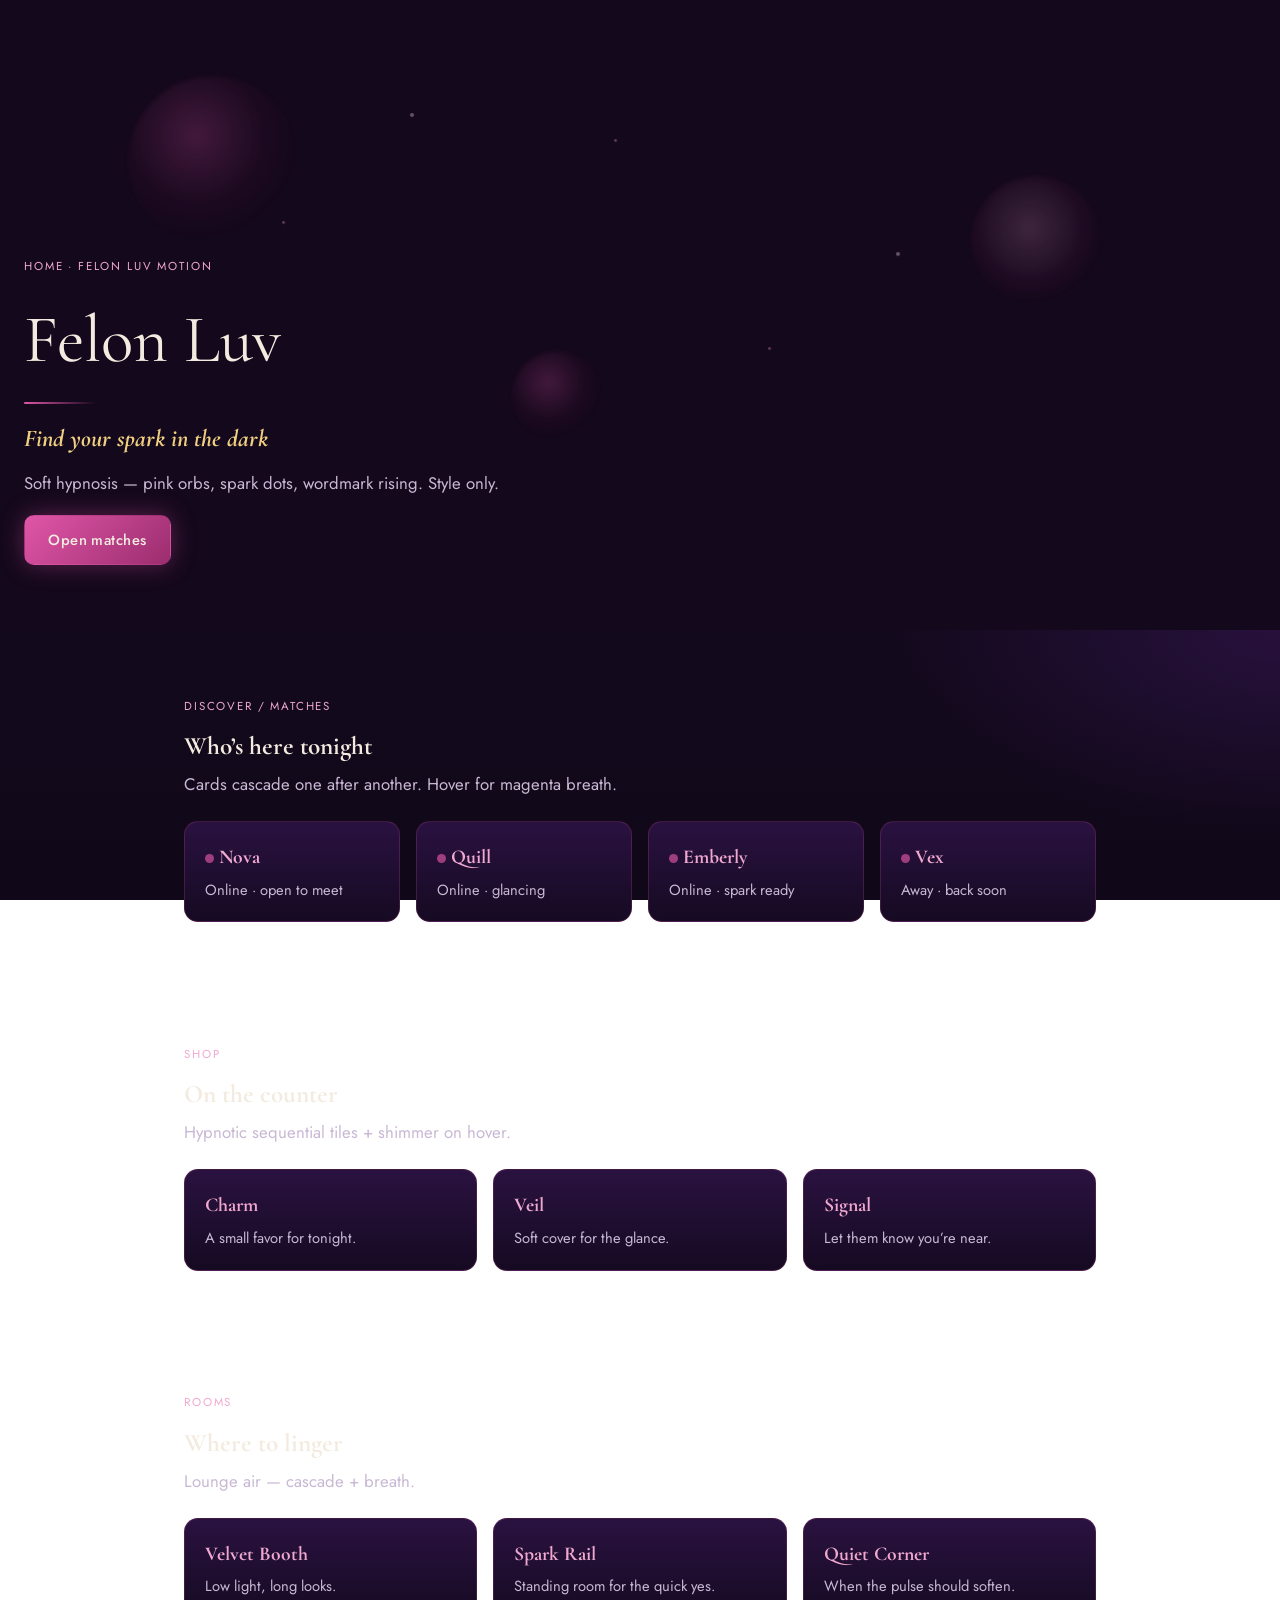
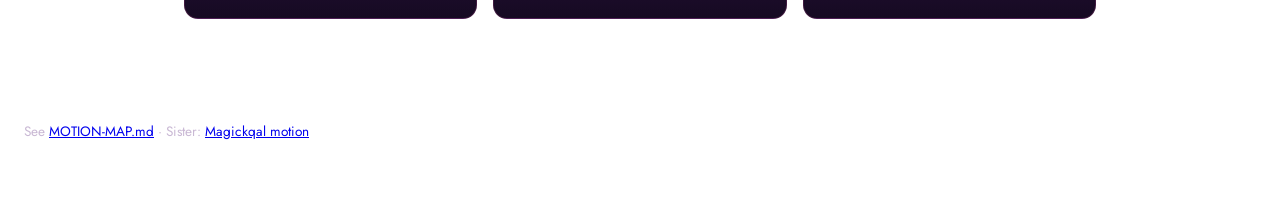
<file: dressing-kit/motion/demo.html>
<!DOCTYPE html>
<html lang="en">
<head>
  <meta charset="utf-8" />
  <meta name="viewport" content="width=device-width, initial-scale=1" />
  <title>Felon Luv — Motion Layer Demo</title>
  <link rel="stylesheet" href="../dressing.css" />
  <link rel="stylesheet" href="felon-luv-motion.css" />
  <style>
    .flm-demo-section { position: relative; z-index: 1; padding: 3.5rem 1.5rem; max-width: 960px; margin: 0 auto; }
    .flm-demo-grid { list-style: none; margin: 0; padding: 0; display: grid; grid-template-columns: repeat(auto-fit, minmax(200px, 1fr)); gap: 1rem; }
    .flm-demo-card { padding: 1.25rem; border-radius: 14px; border: 1px solid rgba(224, 86, 168, 0.2); background: linear-gradient(180deg, #2a1240, #160a22); }
    .flm-demo-card h3 { margin: 0 0 0.4rem; font-family: var(--font-display); color: #f0a8d0; }
    .flm-demo-card p { margin: 0; color: var(--mist); font-size: 0.92rem; }
    .flm-hero-wrap { position: relative; min-height: 70vh; display: grid; place-items: end stretch; overflow: hidden; background: #14081c; }
    .flm-hero-inner { position: relative; z-index: 2; padding: 3rem 1.5rem 3rem; max-width: 36rem; }
    .flm-hero-inner .brand { margin: 0; font-family: var(--font-display); font-size: clamp(2.6rem, 7vw, 4.2rem); color: #f3ebe0; }
    .page-label { font-size: 0.72rem; letter-spacing: 0.16em; text-transform: uppercase; color: #f0a8d0; }
  </style>
</head>
<body class="dk-hall">
  <!-- HOME -->
  <header class="flm-hero-wrap flm-page-in" id="home">
    <div class="flm-atmosphere" aria-hidden="true">
      <span class="flm-orb" style="--flm-orb-size:170px; top:12%; left:10%; --flm-orb-dur:30s;"></span>
      <span class="flm-orb flm-orb--soft" style="--flm-orb-size:130px; top:28%; right:14%; --flm-orb-dur:24s; --flm-orb-delay:-6s;"></span>
      <span class="flm-orb" style="--flm-orb-size:90px; bottom:30%; left:40%; --flm-orb-dur:26s;"></span>
      <span class="flm-spark flm-spark--bright" style="top:18%; left:32%;"></span>
      <span class="flm-spark" style="top:22%; left:48%; --flm-spark-delay:-1s;"></span>
      <span class="flm-spark" style="top:35%; left:22%; --flm-spark-delay:-2s;"></span>
      <span class="flm-spark flm-spark--bright" style="top:40%; left:70%; --flm-spark-delay:-0.5s;"></span>
      <span class="flm-spark" style="top:55%; left:60%; --flm-spark-delay:-3s;"></span>
    </div>
    <div class="flm-hero-inner flm-hero-copy">
      <p class="page-label">Home · Felon Luv motion</p>
      <p class="brand flm-wordmark">Felon Luv</p>
      <span class="flm-pulse-line" aria-hidden="true"></span>
      <h1 style="margin:0 0 0.75rem; font-family:var(--font-display); font-style:italic; color:#f0d080; font-size:1.5rem;">Find your spark in the dark</h1>
      <p style="margin:0 0 1.2rem; color:var(--mist);">Soft hypnosis — pink orbs, spark dots, wordmark rising. Style only.</p>
      <p><a class="dk-btn dk-btn--phantom" href="#discover">Open matches</a></p>
    </div>
  </header>

  <!-- DISCOVER / MATCHES -->
  <section class="flm-demo-section" id="discover">
    <header class="flm-rise" data-flm-reveal>
      <p class="page-label">Discover / Matches</p>
      <h2 style="margin:0.3rem 0; font-family:var(--font-display);">Who’s here tonight</h2>
      <p style="margin:0; color:var(--mist);">Cards cascade one after another. Hover for magenta breath.</p>
    </header>
    <ul class="flm-demo-grid" style="margin-top:1.5rem;" data-flm-cascade-group role="list">
      <li class="flm-demo-card flm-cascade flm-breath" data-flm-cascade>
        <h3><span class="flm-ember" aria-hidden="true"></span> Nova</h3>
        <p>Online · open to meet</p>
      </li>
      <li class="flm-demo-card flm-cascade flm-breath" data-flm-cascade>
        <h3><span class="flm-ember" aria-hidden="true"></span> Quill</h3>
        <p>Online · glancing</p>
      </li>
      <li class="flm-demo-card flm-cascade flm-breath" data-flm-cascade>
        <h3><span class="flm-ember" aria-hidden="true"></span> Emberly</h3>
        <p>Online · spark ready</p>
      </li>
      <li class="flm-demo-card flm-cascade flm-breath" data-flm-cascade>
        <h3><span class="flm-ember" aria-hidden="true"></span> Vex</h3>
        <p>Away · back soon</p>
      </li>
    </ul>
  </section>

  <!-- SHOP -->
  <section class="flm-demo-section" id="shop">
    <header class="flm-rise" data-flm-reveal>
      <p class="page-label">Shop</p>
      <h2 style="margin:0.3rem 0; font-family:var(--font-display);">On the counter</h2>
      <p style="margin:0; color:var(--mist);">Hypnotic sequential tiles + shimmer on hover.</p>
    </header>
    <ul class="flm-demo-grid" style="margin-top:1.5rem;" data-flm-cascade-group role="list">
      <li class="flm-demo-card flm-cascade flm-breath flm-shimmer" data-flm-cascade><h3>Charm</h3><p>A small favor for tonight.</p></li>
      <li class="flm-demo-card flm-cascade flm-breath flm-shimmer" data-flm-cascade><h3>Veil</h3><p>Soft cover for the glance.</p></li>
      <li class="flm-demo-card flm-cascade flm-breath flm-shimmer" data-flm-cascade><h3>Signal</h3><p>Let them know you’re near.</p></li>
    </ul>
  </section>

  <!-- ROOMS -->
  <section class="flm-demo-section" id="rooms">
    <header class="flm-rise" data-flm-reveal>
      <p class="page-label">Rooms</p>
      <h2 style="margin:0.3rem 0; font-family:var(--font-display);">Where to linger</h2>
      <p style="margin:0; color:var(--mist);">Lounge air — cascade + breath.</p>
    </header>
    <ul class="flm-demo-grid" style="margin-top:1.5rem;" data-flm-cascade-group role="list">
      <li class="flm-demo-card flm-cascade flm-breath" data-flm-cascade><h3>Velvet Booth</h3><p>Low light, long looks.</p></li>
      <li class="flm-demo-card flm-cascade flm-breath" data-flm-cascade><h3>Spark Rail</h3><p>Standing room for the quick yes.</p></li>
      <li class="flm-demo-card flm-cascade flm-breath" data-flm-cascade><h3>Quiet Corner</h3><p>When the pulse should soften.</p></li>
    </ul>
  </section>

  <p style="padding:2rem 1.5rem 3rem; color:var(--mist); font-size:0.85rem;">
    See <a href="MOTION-MAP.md">MOTION-MAP.md</a> · Sister: <a href="../motion-magickqal/demo.html">Magickqal motion</a>
  </p>
  <script src="felon-luv-motion.js"></script>
</body>
</html>
</file>
<file: dressing-kit/dressing.css>
/* =============================================================================
   Maven Dex Corps — Window-Dressing Kit
   Felon Luv × Magickqal
   Obsidian violet · phantom magenta · hall luster gold
   Framework-agnostic. Prefix: .dk-
   Animate transform / opacity / box-shadow only.
   ============================================================================= */

@import url("https://fonts.googleapis.com/css2?family=Cormorant+Garamond:ital,wght@0,500;0,600;1,500&family=Jost:wght@400;500&display=swap");

:root {
  --obsidian: #0c0614;
  --obsidian-mid: #160a22;
  --violet: #2a1240;
  --phantom: #e056a8;
  --phantom-deep: #9b2d6e;
  --phantom-soft: #f0a8d0;
  --gold: #d4af5a;
  --gold-bright: #f0d080;
  --gold-deep: #a8842e;
  --ivory: #f3ebe0;
  --mist: #c9b8d4;
  --line: rgba(240, 208, 128, 0.14);
  --glow-candle: rgba(212, 175, 90, 0.45);
  --glow-phantom: rgba(224, 86, 168, 0.35);
  --radius: 12px;
  --radius-card: 16px;
  --font-display: "Cormorant Garamond", "Palatino Linotype", Palatino, Georgia, serif;
  --font-body: "Jost", "Century Gothic", "Trebuchet MS", sans-serif;
  --ease-soar: cubic-bezier(0.22, 1, 0.36, 1);
  --ease-settle: cubic-bezier(0.33, 1, 0.68, 1);
  --ease-silk: cubic-bezier(0.45, 0.05, 0.55, 0.95);
}

/* —— Base (optional; omit if host app owns body) —— */
.dk-hall {
  margin: 0;
  min-height: 100vh;
  color: var(--ivory);
  font-family: var(--font-body);
  font-size: 1.05rem;
  line-height: 1.55;
  background:
    radial-gradient(100% 70% at 50% -8%, rgba(212, 175, 90, 0.14) 0%, transparent 50%),
    radial-gradient(70% 50% at 0% 40%, rgba(224, 86, 168, 0.08), transparent 55%),
    radial-gradient(60% 45% at 100% 70%, rgba(42, 18, 64, 0.9), transparent 50%),
    linear-gradient(180deg, var(--obsidian) 0%, var(--obsidian-mid) 45%, #100818 100%);
  background-attachment: fixed;
}

.dk-hall *,
.dk-hall *::before,
.dk-hall *::after {
  box-sizing: border-box;
}

.dk-skip {
  position: absolute;
  left: 1rem;
  top: -4rem;
  z-index: 100;
  padding: 0.6rem 1rem;
  background: var(--gold);
  color: var(--obsidian);
  border-radius: 8px;
  font-family: var(--font-body);
  text-decoration: none;
}

.dk-skip:focus {
  top: 1rem;
}

/* =============================================================================
   Atmosphere — drifting orbs, wisps, motes
   ============================================================================= */

.dk-atmosphere {
  position: absolute;
  inset: 0;
  overflow: hidden;
  pointer-events: none;
  z-index: 0;
}

.dk-orb,
.dk-wisp,
.dk-mote {
  position: absolute;
  border-radius: 50%;
  will-change: transform, opacity;
}

/* Soft luminous orbs — candelabra dust */
.dk-orb {
  width: var(--orb-size, 140px);
  height: var(--orb-size, 140px);
  background: radial-gradient(
    circle at 40% 35%,
    rgba(240, 208, 128, 0.35) 0%,
    rgba(224, 86, 168, 0.12) 40%,
    transparent 70%
  );
  filter: blur(2px);
  animation: dk-orb-drift var(--orb-dur, 28s) var(--ease-silk) infinite;
  animation-delay: var(--orb-delay, 0s);
  opacity: 0.55;
}

.dk-orb--phantom {
  background: radial-gradient(
    circle at 45% 40%,
    rgba(224, 86, 168, 0.4) 0%,
    rgba(42, 18, 64, 0.15) 45%,
    transparent 70%
  );
}

.dk-orb--gold {
  background: radial-gradient(
    circle at 40% 35%,
    rgba(240, 208, 128, 0.45) 0%,
    rgba(168, 132, 46, 0.1) 50%,
    transparent 72%
  );
}

/* Wisps — elongated sighs of light */
.dk-wisp {
  width: var(--wisp-w, 180px);
  height: var(--wisp-h, 48px);
  border-radius: 60% 40% 55% 45%;
  background: linear-gradient(
    90deg,
    transparent,
    rgba(240, 208, 128, 0.18),
    rgba(224, 86, 168, 0.14),
    transparent
  );
  filter: blur(8px);
  animation: dk-wisp-float var(--wisp-dur, 16s) var(--ease-silk) infinite;
  animation-delay: var(--wisp-delay, 0s);
  opacity: 0.5;
}

/* Motes — tiny candle sparks */
.dk-mote {
  width: var(--mote-size, 4px);
  height: var(--mote-size, 4px);
  background: var(--gold-bright);
  box-shadow: 0 0 6px var(--glow-candle);
  animation: dk-mote-twinkle var(--mote-dur, 5s) ease-in-out infinite;
  animation-delay: var(--mote-delay, 0s);
}

.dk-mote--phantom {
  background: var(--phantom-soft);
  box-shadow: 0 0 6px var(--glow-phantom);
}

@keyframes dk-orb-drift {
  0%,
  100% {
    transform: translate(0, 0) scale(1);
  }
  33% {
    transform: translate(4%, -6%) scale(1.08);
  }
  66% {
    transform: translate(-5%, 3%) scale(0.94);
  }
}

@keyframes dk-wisp-float {
  0%,
  100% {
    transform: translateX(0) translateY(0) rotate(-4deg);
    opacity: 0.35;
  }
  50% {
    transform: translateX(8%) translateY(-12%) rotate(6deg);
    opacity: 0.65;
  }
}

@keyframes dk-mote-twinkle {
  0%,
  100% {
    opacity: 0.2;
    transform: translateY(0) scale(0.8);
  }
  40% {
    opacity: 1;
    transform: translateY(-10px) scale(1.15);
  }
  70% {
    opacity: 0.45;
    transform: translateY(-4px) scale(1);
  }
}

/* =============================================================================
   Gold-gradient sweeps & candle glow
   ============================================================================= */

.dk-sweep {
  position: relative;
  overflow: hidden;
}

.dk-sweep::after {
  content: "";
  position: absolute;
  inset: 0;
  background: linear-gradient(
    115deg,
    transparent 35%,
    rgba(240, 208, 128, 0.18) 48%,
    rgba(224, 86, 168, 0.1) 52%,
    transparent 65%
  );
  background-size: 220% 100%;
  animation: dk-gold-sweep 5.5s ease-in-out infinite;
  pointer-events: none;
  z-index: 1;
}

@keyframes dk-gold-sweep {
  0% {
    background-position: 100% 0;
  }
  100% {
    background-position: -100% 0;
  }
}

.dk-candle-glow {
  box-shadow:
    0 0 0 1px rgba(212, 175, 90, 0.12),
    0 0 24px rgba(212, 175, 90, 0.2);
  transition: box-shadow 0.45s ease, border-color 0.45s ease;
}

.dk-candle-glow:hover,
.dk-candle-glow:focus-visible {
  border-color: rgba(212, 175, 90, 0.4);
  animation: dk-candle-flicker 1.8s ease-in-out infinite;
}

@keyframes dk-candle-flicker {
  0%,
  100% {
    box-shadow:
      0 0 0 1px rgba(212, 175, 90, 0.14),
      0 12px 36px rgba(0, 0, 0, 0.4),
      0 0 22px rgba(212, 175, 90, 0.35);
  }
  40% {
    box-shadow:
      0 0 0 1px rgba(212, 175, 90, 0.22),
      0 12px 36px rgba(0, 0, 0, 0.4),
      0 0 36px rgba(240, 208, 128, 0.55),
      0 0 12px rgba(224, 86, 168, 0.2);
  }
  70% {
    box-shadow:
      0 0 0 1px rgba(212, 175, 90, 0.12),
      0 12px 36px rgba(0, 0, 0, 0.4),
      0 0 16px rgba(168, 132, 46, 0.4);
  }
}

/* =============================================================================
   Buttons
   ============================================================================= */

.dk-btn {
  display: inline-flex;
  align-items: center;
  justify-content: center;
  gap: 0.4rem;
  padding: 0.8rem 1.45rem;
  border-radius: 10px;
  border: 1px solid transparent;
  font-family: var(--font-body);
  font-size: 0.92rem;
  font-weight: 500;
  letter-spacing: 0.03em;
  text-decoration: none;
  cursor: pointer;
  transition:
    transform 0.35s var(--ease-settle),
    box-shadow 0.35s ease,
    background 0.35s ease,
    color 0.35s ease,
    border-color 0.35s ease;
}

.dk-btn:hover {
  transform: translateY(-2px);
}

.dk-btn:focus-visible {
  outline: 2px solid var(--gold-bright);
  outline-offset: 3px;
}

.dk-btn--luster {
  position: relative;
  overflow: hidden;
  color: var(--obsidian);
  background: linear-gradient(135deg, var(--gold-bright) 0%, var(--gold) 45%, var(--gold-deep) 100%);
  box-shadow: 0 0 28px rgba(212, 175, 90, 0.35);
}

.dk-btn--luster::before {
  content: "";
  position: absolute;
  inset: 0;
  background: linear-gradient(
    105deg,
    transparent 30%,
    rgba(255, 255, 255, 0.35) 48%,
    transparent 62%
  );
  background-size: 200% 100%;
  animation: dk-gold-sweep 4.5s ease-in-out infinite;
  pointer-events: none;
}

.dk-btn--luster:hover {
  color: var(--obsidian);
  box-shadow: 0 0 40px rgba(240, 208, 128, 0.5);
}

.dk-btn--phantom {
  color: var(--ivory);
  background: linear-gradient(135deg, var(--phantom) 0%, var(--phantom-deep) 100%);
  box-shadow: 0 0 24px var(--glow-phantom);
}

.dk-btn--phantom:hover {
  color: var(--ivory);
  box-shadow: 0 0 36px rgba(224, 86, 168, 0.5);
}

.dk-btn--ghost {
  color: var(--ivory);
  background: transparent;
  border-color: var(--line);
}

.dk-btn--ghost:hover {
  border-color: rgba(240, 208, 128, 0.45);
  color: var(--gold-bright);
  box-shadow: 0 0 18px rgba(212, 175, 90, 0.15);
}

/* =============================================================================
   Hero
   ============================================================================= */

.dk-hero {
  position: relative;
  isolation: isolate;
  min-height: min(92vh, 840px);
  display: grid;
  place-items: end stretch;
  overflow: hidden;
  background:
    radial-gradient(ellipse 65% 50% at 50% 12%, rgba(212, 175, 90, 0.16), transparent 62%),
    radial-gradient(ellipse 40% 35% at 78% 35%, rgba(224, 86, 168, 0.12), transparent 70%),
    radial-gradient(ellipse 35% 30% at 18% 55%, rgba(42, 18, 64, 0.8), transparent 65%),
    linear-gradient(180deg, #0a0410 0%, var(--obsidian-mid) 55%, var(--obsidian) 100%);
}

.dk-hero__veil {
  position: absolute;
  inset: 0;
  z-index: 1;
  pointer-events: none;
  background:
    linear-gradient(180deg, transparent 30%, rgba(12, 6, 20, 0.55) 68%, rgba(12, 6, 20, 0.94) 100%);
}

.dk-hero__copy {
  position: relative;
  z-index: 2;
  max-width: 42rem;
  width: min(100%, 720px);
  padding: 4rem clamp(1.25rem, 6vw, 4.5rem) 3.5rem;
}

.dk-hero__brand {
  margin: 0 0 0.75rem;
  font-family: var(--font-display);
  font-size: clamp(2.8rem, 8vw, 4.8rem);
  font-weight: 600;
  line-height: 0.95;
  letter-spacing: -0.02em;
  color: var(--ivory);
  text-shadow:
    0 0 40px rgba(212, 175, 90, 0.25),
    0 0 80px rgba(224, 86, 168, 0.15);
}

.dk-hero__brand--magickqal {
  background: linear-gradient(120deg, var(--gold-bright), var(--phantom-soft) 55%, var(--gold));
  -webkit-background-clip: text;
  background-clip: text;
  color: transparent;
  text-shadow: none;
}

.dk-hero__headline {
  margin: 0 0 0.85rem;
  font-family: var(--font-display);
  font-size: clamp(1.35rem, 3vw, 1.9rem);
  font-weight: 500;
  font-style: italic;
  color: var(--gold-bright);
}

.dk-hero__lede {
  margin: 0 0 1.6rem;
  max-width: 34rem;
  color: var(--mist);
  font-size: 1.02rem;
}

.dk-hero__cta {
  display: flex;
  flex-wrap: wrap;
  gap: 0.75rem;
}

.dk-hero__sister {
  margin: 0 0 0.5rem;
  font-size: 0.78rem;
  letter-spacing: 0.18em;
  text-transform: uppercase;
  color: var(--phantom-soft);
}

/* =============================================================================
   Cards — shared dressing
   ============================================================================= */

.dk-card {
  position: relative;
  border-radius: var(--radius-card);
  border: 1px solid var(--line);
  background:
    linear-gradient(165deg, rgba(240, 208, 128, 0.07), transparent 50%),
    linear-gradient(180deg, var(--violet), var(--obsidian-mid));
  color: var(--ivory);
  transition:
    transform 0.7s var(--ease-soar),
    opacity 0.7s var(--ease-soar),
    box-shadow 0.45s ease,
    border-color 0.45s ease;
}

.dk-card::after {
  content: "";
  position: absolute;
  inset: auto 16% -1px 16%;
  height: 2px;
  border-radius: 2px;
  background: linear-gradient(90deg, transparent, var(--gold), var(--phantom), transparent);
  opacity: 0;
  transition: opacity 0.4s ease;
}

.dk-card:hover::after {
  opacity: 1;
}

/* —— Spirit cards (profiles / magical people) —— */
.dk-spirit {
  display: flex;
  flex-direction: column;
  gap: 0.85rem;
  padding: 1.35rem 1.25rem 1.4rem;
}

.dk-spirit__aura {
  width: 3.25rem;
  height: 3.25rem;
  border-radius: 50%;
  background:
    radial-gradient(circle at 35% 30%, var(--gold-bright), var(--phantom) 55%, var(--violet) 100%);
  box-shadow:
    0 0 18px var(--glow-phantom),
    0 0 8px var(--glow-candle);
  flex-shrink: 0;
}

.dk-spirit__name {
  margin: 0;
  font-family: var(--font-display);
  font-size: 1.35rem;
  font-weight: 600;
  color: var(--gold-bright);
}

.dk-spirit__tag {
  margin: 0.15rem 0 0;
  font-size: 0.78rem;
  letter-spacing: 0.12em;
  text-transform: uppercase;
  color: var(--phantom-soft);
}

.dk-spirit__blurb {
  margin: 0;
  font-size: 0.95rem;
  color: var(--mist);
}

.dk-spirit__meta {
  margin: 0;
  font-size: 0.82rem;
  color: rgba(201, 184, 212, 0.75);
}

/* —— Shelf cards (offerings / rooms / filters) —— */
.dk-shelf {
  list-style: none;
  margin: 0;
  padding: 0;
  display: grid;
  grid-template-columns: repeat(auto-fit, minmax(220px, 1fr));
  gap: 1rem;
}

.dk-shelf-card {
  padding: 1.35rem 1.25rem 1.4rem;
  opacity: 0;
  transform: translateY(28px);
  will-change: transform, opacity;
}

.dk-shelf-card.is-in {
  opacity: 1;
  transform: translateY(0);
}

.dk-shelf-card h3,
.dk-shelf-card .dk-shelf-card__title {
  margin: 0 0 0.45rem;
  font-family: var(--font-display);
  font-size: 1.2rem;
  font-weight: 600;
  color: var(--gold-bright);
}

.dk-shelf-card p,
.dk-shelf-card .dk-shelf-card__blurb {
  margin: 0;
  font-size: 0.95rem;
  color: var(--mist);
}

/* —— Draw cards (tarot / runes) —— */
.dk-draw {
  display: grid;
  grid-template-columns: repeat(3, minmax(0, 1fr));
  gap: clamp(0.75rem, 3vw, 1.5rem);
  perspective: 1200px;
  max-width: 720px;
  padding-top: 1.25rem; /* room for soar-and-turn lift */
}

.dk-draw-card {
  position: relative;
  aspect-ratio: 2 / 3.2;
  padding: 0;
  border: none;
  background: transparent;
  cursor: pointer;
  transform-style: preserve-3d;
  transition: transform 0.85s var(--ease-soar);
  -webkit-tap-highlight-color: transparent;
  font-family: var(--font-body);
}

.dk-draw-card:focus-visible {
  outline: 2px solid var(--gold);
  outline-offset: 6px;
  border-radius: 12px;
}

.dk-draw-card.is-flipped {
  transform: translateY(-14px) rotateY(180deg) scale(1.02);
}

.dk-draw-card__face {
  position: absolute;
  inset: 0;
  display: grid;
  place-content: center;
  gap: 0.4rem;
  padding: 1rem;
  border-radius: 12px;
  backface-visibility: hidden;
  -webkit-backface-visibility: hidden;
  border: 1px solid var(--line);
  box-shadow: 0 16px 40px rgba(0, 0, 0, 0.45);
}

.dk-draw-card__face--back {
  background:
    radial-gradient(circle at 50% 28%, rgba(224, 86, 168, 0.2), transparent 55%),
    radial-gradient(circle at 50% 70%, rgba(212, 175, 90, 0.12), transparent 50%),
    linear-gradient(160deg, var(--violet), var(--obsidian));
  color: var(--gold-bright);
}

.dk-draw-card__face--front {
  background:
    linear-gradient(165deg, #f3ebe0 0%, #e8d5b5 55%, #d4af5a 140%);
  color: var(--obsidian);
  transform: rotateY(180deg);
}

.dk-draw-card__sigil {
  font-family: var(--font-display);
  font-size: 1.75rem;
  line-height: 1;
}

.dk-draw-card__label {
  font-size: 0.7rem;
  letter-spacing: 0.22em;
  text-transform: uppercase;
}

.dk-draw-card__title {
  font-family: var(--font-display);
  font-size: clamp(0.95rem, 2.5vw, 1.25rem);
  font-weight: 600;
  text-align: center;
}

.dk-draw-card__hint {
  font-size: 0.78rem;
  text-align: center;
  opacity: 0.7;
}

/* =============================================================================
   Sections & chrome
   ============================================================================= */

.dk-banner {
  position: sticky;
  top: 0;
  z-index: 40;
  display: flex;
  align-items: center;
  justify-content: center;
  gap: 0.75rem;
  padding: 0.55rem 1rem;
  background: linear-gradient(
    90deg,
    var(--obsidian) 0%,
    var(--violet) 50%,
    var(--obsidian) 100%
  );
  border-bottom: 1px solid var(--line);
}

.dk-banner__candle {
  width: 0.7rem;
  height: 0.7rem;
  border-radius: 50%;
  background: radial-gradient(circle at 35% 30%, #fff6d6, var(--gold) 55%, var(--gold-deep));
  box-shadow: 0 0 12px var(--glow-candle);
  animation: dk-candle-pulse 4.5s ease-in-out infinite;
}

@keyframes dk-candle-pulse {
  0%,
  100% {
    transform: scale(1);
    opacity: 0.85;
  }
  50% {
    transform: scale(1.15);
    opacity: 1;
    box-shadow:
      0 0 16px var(--glow-candle),
      0 0 8px var(--glow-phantom);
  }
}

.dk-banner__text {
  margin: 0;
  font-size: 0.76rem;
  letter-spacing: 0.1em;
  text-transform: uppercase;
  color: var(--mist);
}

.dk-section {
  position: relative;
  z-index: 1;
  padding: clamp(3rem, 8vw, 5.5rem) clamp(1.25rem, 5vw, 4rem);
  max-width: 1100px;
  margin: 0 auto;
}

.dk-section__head {
  margin-bottom: 2rem;
  max-width: 36rem;
}

.dk-section__head h2 {
  margin: 0 0 0.5rem;
  font-family: var(--font-display);
  font-size: clamp(1.7rem, 3.5vw, 2.3rem);
  font-weight: 600;
  color: var(--ivory);
}

.dk-section__head p {
  margin: 0;
  color: var(--mist);
}

.dk-spirit-grid {
  list-style: none;
  margin: 0;
  padding: 0;
  display: grid;
  grid-template-columns: repeat(auto-fit, minmax(240px, 1fr));
  gap: 1rem;
}

.dk-foot {
  display: flex;
  flex-wrap: wrap;
  align-items: center;
  justify-content: space-between;
  gap: 0.75rem;
  padding: 2rem clamp(1.25rem, 5vw, 4rem) 3rem;
  border-top: 1px solid var(--line);
  color: var(--mist);
  font-size: 0.88rem;
}

.dk-foot p {
  margin: 0;
}

/* Scroll reveal helper */
[data-dk-reveal] {
  opacity: 0;
  transform: translateY(24px);
  transition: opacity 0.8s var(--ease-settle), transform 0.8s var(--ease-settle);
}

[data-dk-reveal].is-revealed {
  opacity: 1;
  transform: translateY(0);
}

/* =============================================================================
   Reduced motion
   ============================================================================= */

@media (prefers-reduced-motion: reduce) {
  .dk-orb,
  .dk-wisp,
  .dk-mote,
  .dk-banner__candle,
  .dk-sweep::after,
  .dk-btn--luster::before,
  .dk-candle-glow:hover,
  .dk-candle-glow:focus-visible {
    animation: none !important;
  }

  .dk-shelf-card,
  [data-dk-reveal],
  .dk-draw-card,
  .dk-btn {
    transition: none !important;
  }

  .dk-shelf-card,
  [data-dk-reveal] {
    opacity: 1 !important;
    transform: none !important;
  }

  .dk-draw-card.is-flipped {
    transform: rotateY(180deg);
  }

  .dk-orb,
  .dk-wisp {
    opacity: 0.35;
  }
}

@media (max-width: 520px) {
  .dk-draw {
    grid-template-columns: 1fr;
    max-width: 220px;
    margin-inline: auto;
  }
}
</file>
<file: shop-glide/style.css>
/* The Shop — glide kit
   Warm night counter: ink navy, honey candle, moon silver.
   Motion uses transform/opacity only. */

:root {
  --ink: #0b1220;
  --ink-deep: #060a12;
  --night: #121c2e;
  --slate: #1a2740;
  --moon: #e8eef8;
  --moon-dim: #b7c3d9;
  --honey: #e6b35a;
  --honey-soft: #f0d090;
  --ember: #c97a3a;
  --cream: #f4efe6;
  --line: rgba(232, 238, 248, 0.12);
  --glow-candle: rgba(230, 179, 90, 0.45);
  --glow-moon: rgba(200, 220, 255, 0.35);
  --radius: 14px;
  --font-display: "Iowan Old Style", "Palatino Linotype", Palatino, "Book Antiqua", Georgia, serif;
  --font-body: "Avenir Next", Avenir, "Century Gothic", "Trebuchet MS", sans-serif;
  --ease-soar: cubic-bezier(0.22, 1, 0.36, 1);
  --ease-settle: cubic-bezier(0.33, 1, 0.68, 1);
}

*,
*::before,
*::after {
  box-sizing: border-box;
}

html {
  scroll-behavior: smooth;
}

body {
  margin: 0;
  min-height: 100vh;
  color: var(--cream);
  font-family: var(--font-body);
  font-size: 1.05rem;
  line-height: 1.55;
  background:
    radial-gradient(120% 80% at 50% -10%, #1c2a44 0%, transparent 55%),
    radial-gradient(80% 50% at 100% 30%, rgba(230, 179, 90, 0.08), transparent 45%),
    linear-gradient(180deg, var(--ink-deep) 0%, var(--ink) 40%, #0e1624 100%);
  background-attachment: fixed;
}

img,
canvas {
  display: block;
  max-width: 100%;
}

a {
  color: var(--honey-soft);
  text-decoration-thickness: 1px;
  text-underline-offset: 0.2em;
}

a:hover {
  color: var(--cream);
}

.skip-link {
  position: absolute;
  left: 1rem;
  top: -4rem;
  z-index: 100;
  padding: 0.6rem 1rem;
  background: var(--honey);
  color: var(--ink-deep);
  border-radius: 8px;
}

.skip-link:focus {
  top: 1rem;
}

/* —— Moon-window banner —— */
.moon-window {
  position: sticky;
  top: 0;
  z-index: 40;
  display: flex;
  align-items: center;
  justify-content: center;
  gap: 0.75rem;
  padding: 0.55rem 1rem;
  background: linear-gradient(90deg, rgba(6, 10, 18, 0.92), rgba(18, 28, 46, 0.88), rgba(6, 10, 18, 0.92));
  border-bottom: 1px solid var(--line);
  backdrop-filter: blur(10px);
}

.moon-window__orb {
  width: 0.85rem;
  height: 0.85rem;
  border-radius: 50%;
  background: radial-gradient(circle at 30% 30%, #fff, var(--moon-dim) 55%, #8a9bb8 100%);
  box-shadow:
    0 0 10px var(--glow-moon),
    0 0 22px rgba(180, 200, 255, 0.25);
  animation: moon-pulse 4.5s ease-in-out infinite;
}

.moon-window__text {
  margin: 0;
  font-size: 0.78rem;
  letter-spacing: 0.08em;
  text-transform: uppercase;
  color: var(--moon-dim);
}

@keyframes moon-pulse {
  0%,
  100% {
    transform: scale(1);
    opacity: 0.85;
    box-shadow:
      0 0 8px var(--glow-moon),
      0 0 16px rgba(180, 200, 255, 0.2);
  }
  50% {
    transform: scale(1.12);
    opacity: 1;
    box-shadow:
      0 0 14px var(--glow-moon),
      0 0 28px rgba(180, 200, 255, 0.35);
  }
}

/* —— Hero —— */
.hero {
  position: relative;
  isolation: isolate;
  min-height: min(92vh, 820px);
  display: grid;
  place-items: end stretch;
  overflow: hidden;
  background:
    radial-gradient(ellipse 70% 55% at 50% 18%, rgba(232, 238, 248, 0.18), transparent 60%),
    radial-gradient(ellipse 40% 30% at 70% 40%, rgba(230, 179, 90, 0.12), transparent 70%),
    linear-gradient(180deg, #0a101c 0%, #101a2c 55%, #0b1220 100%);
}

.hero__sky {
  position: absolute;
  inset: 0;
  width: 100%;
  height: 100%;
  z-index: 0;
  pointer-events: none;
}

.hero__veil {
  position: absolute;
  inset: 0;
  z-index: 1;
  pointer-events: none;
  background:
    linear-gradient(180deg, transparent 35%, rgba(6, 10, 18, 0.55) 70%, rgba(6, 10, 18, 0.92) 100%),
    radial-gradient(ellipse 50% 40% at 50% 22%, rgba(255, 255, 255, 0.08), transparent 70%);
}

.hero__copy {
  position: relative;
  z-index: 2;
  max-width: 42rem;
  padding: 4rem 1.5rem 3.5rem;
  margin: 0 auto 0 0;
  width: min(100%, 720px);
  padding-left: clamp(1.25rem, 6vw, 4.5rem);
}

.hero__brand {
  margin: 0 0 0.85rem;
  font-family: var(--font-display);
  font-size: clamp(2.8rem, 8vw, 4.6rem);
  font-weight: 600;
  line-height: 1;
  letter-spacing: -0.02em;
  color: var(--moon);
  text-shadow: 0 0 40px rgba(200, 220, 255, 0.25);
}

.hero__headline {
  margin: 0 0 0.85rem;
  font-family: var(--font-display);
  font-size: clamp(1.35rem, 3vw, 1.85rem);
  font-weight: 500;
  color: var(--honey-soft);
}

.hero__lede {
  margin: 0 0 1.6rem;
  max-width: 34rem;
  color: var(--moon-dim);
  font-size: 1.02rem;
}

.hero__cta {
  display: flex;
  flex-wrap: wrap;
  gap: 0.75rem;
}

.btn {
  display: inline-flex;
  align-items: center;
  justify-content: center;
  padding: 0.75rem 1.25rem;
  border-radius: 999px;
  border: 1px solid transparent;
  font-family: var(--font-body);
  font-size: 0.92rem;
  letter-spacing: 0.02em;
  text-decoration: none;
  transition: transform 0.35s var(--ease-settle), box-shadow 0.35s ease, background 0.35s ease, color 0.35s ease;
}

.btn:hover {
  transform: translateY(-2px);
}

.btn--glow {
  background: linear-gradient(135deg, var(--honey), var(--ember));
  color: var(--ink-deep);
  box-shadow: 0 0 24px rgba(230, 179, 90, 0.35);
}

.btn--glow:hover {
  color: var(--ink-deep);
  box-shadow: 0 0 36px rgba(230, 179, 90, 0.5);
}

.btn--ghost {
  background: transparent;
  border-color: var(--line);
  color: var(--moon);
}

.btn--ghost:hover {
  border-color: var(--moon-dim);
  color: var(--cream);
}

/* —— Sections —— */
.section {
  padding: clamp(3rem, 8vw, 5.5rem) clamp(1.25rem, 5vw, 4rem);
  max-width: 1100px;
  margin: 0 auto;
}

.section__head {
  margin-bottom: 2rem;
  max-width: 36rem;
}

.section__head h2 {
  margin: 0 0 0.5rem;
  font-family: var(--font-display);
  font-size: clamp(1.75rem, 3.5vw, 2.35rem);
  font-weight: 600;
  color: var(--moon);
}

.section__head p {
  margin: 0;
  color: var(--moon-dim);
}

/* —— Shelf cards —— */
.shelf {
  list-style: none;
  margin: 0;
  padding: 0;
  display: grid;
  grid-template-columns: repeat(auto-fit, minmax(220px, 1fr));
  gap: 1rem;
}

.shelf-card {
  position: relative;
  padding: 1.35rem 1.25rem 1.4rem;
  border-radius: var(--radius);
  border: 1px solid var(--line);
  background:
    linear-gradient(165deg, rgba(232, 238, 248, 0.06), transparent 55%),
    linear-gradient(180deg, var(--slate), var(--night));
  opacity: 0;
  transform: translateY(28px);
  transition:
    transform 0.7s var(--ease-soar),
    opacity 0.7s var(--ease-soar),
    box-shadow 0.45s ease,
    border-color 0.45s ease;
  will-change: transform, opacity;
}

.shelf-card.is-in {
  opacity: 1;
  transform: translateY(0);
}

.shelf-card h3 {
  margin: 0 0 0.45rem;
  font-family: var(--font-display);
  font-size: 1.2rem;
  color: var(--honey-soft);
}

.shelf-card p {
  margin: 0;
  font-size: 0.95rem;
  color: var(--moon-dim);
}

.shelf-card::after {
  content: "";
  position: absolute;
  inset: auto 18% -1px 18%;
  height: 2px;
  border-radius: 2px;
  background: linear-gradient(90deg, transparent, var(--honey), transparent);
  opacity: 0;
  transition: opacity 0.4s ease;
}

.shelf-card:hover {
  border-color: rgba(230, 179, 90, 0.35);
  box-shadow:
    0 0 0 1px rgba(230, 179, 90, 0.12),
    0 12px 40px rgba(0, 0, 0, 0.35),
    0 0 28px var(--glow-candle);
  animation: candle-flicker 1.8s ease-in-out infinite;
}

.shelf-card:hover::after {
  opacity: 1;
}

@keyframes candle-flicker {
  0%,
  100% {
    box-shadow:
      0 0 0 1px rgba(230, 179, 90, 0.12),
      0 12px 40px rgba(0, 0, 0, 0.35),
      0 0 22px rgba(230, 179, 90, 0.35);
  }
  40% {
    box-shadow:
      0 0 0 1px rgba(230, 179, 90, 0.18),
      0 12px 40px rgba(0, 0, 0, 0.35),
      0 0 34px rgba(240, 208, 144, 0.5);
  }
  70% {
    box-shadow:
      0 0 0 1px rgba(230, 179, 90, 0.1),
      0 12px 40px rgba(0, 0, 0, 0.35),
      0 0 18px rgba(201, 122, 58, 0.4);
  }
}

/* —— Axiom reading list —— */
.reading-list {
  list-style: none;
  margin: 0;
  padding: 0;
  display: grid;
  gap: 0.85rem;
}

.reading-item {
  padding: 1.15rem 1.25rem;
  border-left: 2px solid var(--honey);
  background: linear-gradient(90deg, rgba(230, 179, 90, 0.08), transparent 70%);
}

.reading-item h3 {
  margin: 0 0 0.3rem;
  font-family: var(--font-display);
  font-size: 1.15rem;
  color: var(--moon);
}

.reading-item p {
  margin: 0;
  color: var(--moon-dim);
  font-size: 0.95rem;
}

/* —— Knock cards —— */
.knock {
  display: grid;
  grid-template-columns: repeat(3, minmax(0, 1fr));
  gap: clamp(0.75rem, 3vw, 1.5rem);
  perspective: 1200px;
  max-width: 720px;
}

.knock-card {
  position: relative;
  aspect-ratio: 2 / 3.2;
  padding: 0;
  border: none;
  background: transparent;
  cursor: pointer;
  transform-style: preserve-3d;
  transition: transform 0.85s var(--ease-soar);
  -webkit-tap-highlight-color: transparent;
}

.knock-card:focus-visible {
  outline: 2px solid var(--honey);
  outline-offset: 6px;
  border-radius: 12px;
}

.knock-card.is-flipped {
  transform: translateY(-18px) rotateY(180deg) scale(1.04);
}

.knock-card__face {
  position: absolute;
  inset: 0;
  display: grid;
  place-content: center;
  gap: 0.4rem;
  padding: 1rem;
  border-radius: 12px;
  backface-visibility: hidden;
  -webkit-backface-visibility: hidden;
  border: 1px solid var(--line);
  box-shadow: 0 16px 40px rgba(0, 0, 0, 0.35);
}

.knock-card__face--back {
  background:
    radial-gradient(circle at 50% 30%, rgba(230, 179, 90, 0.15), transparent 55%),
    linear-gradient(160deg, #1e2b44, #0f1728);
  color: var(--honey-soft);
}

.knock-card__face--front {
  background:
    linear-gradient(165deg, #f4efe6, #e4d7c2);
  color: var(--ink);
  transform: rotateY(180deg);
}

.knock-card__sigil {
  font-size: 1.6rem;
  line-height: 1;
}

.knock-card__label {
  font-size: 0.72rem;
  letter-spacing: 0.22em;
  text-transform: uppercase;
}

.knock-card__title {
  font-family: var(--font-display);
  font-size: clamp(0.95rem, 2.5vw, 1.2rem);
  text-align: center;
}

.knock-card__hint {
  font-size: 0.78rem;
  text-align: center;
  opacity: 0.7;
}

/* —— Panels & goods —— */
.panel {
  padding: 1.5rem 1.4rem;
  border-radius: var(--radius);
  border: 1px solid var(--line);
  background: rgba(18, 28, 46, 0.65);
}

.panel p {
  margin: 0;
  color: var(--moon-dim);
}

.panel h3 {
  margin: 0 0 0.4rem;
  font-family: var(--font-display);
  color: var(--honey-soft);
}

.panel--split {
  display: grid;
  gap: 1.5rem;
}

@media (min-width: 640px) {
  .panel--split {
    grid-template-columns: 1fr 1fr;
  }
}

.goods {
  list-style: none;
  margin: 0;
  padding: 0;
  display: flex;
  flex-wrap: wrap;
  gap: 0.65rem;
}

.goods li {
  padding: 0.7rem 1rem;
  border-radius: 999px;
  border: 1px solid var(--line);
  background: rgba(26, 39, 64, 0.7);
  color: var(--moon);
  font-size: 0.92rem;
}

/* —— Scroll reveal —— */
[data-reveal] {
  opacity: 0;
  transform: translateY(24px);
  transition: opacity 0.8s var(--ease-settle), transform 0.8s var(--ease-settle);
}

[data-reveal].is-revealed {
  opacity: 1;
  transform: translateY(0);
}

.site-foot {
  display: flex;
  flex-wrap: wrap;
  align-items: center;
  justify-content: space-between;
  gap: 0.75rem;
  padding: 2rem clamp(1.25rem, 5vw, 4rem) 3rem;
  border-top: 1px solid var(--line);
  color: var(--moon-dim);
  font-size: 0.88rem;
}

.site-foot p {
  margin: 0;
}

/* —— Reduced motion —— */
@media (prefers-reduced-motion: reduce) {
  html {
    scroll-behavior: auto;
  }

  .moon-window__orb,
  .shelf-card:hover {
    animation: none !important;
  }

  .shelf-card,
  [data-reveal],
  .knock-card,
  .btn {
    transition: none !important;
  }

  .shelf-card,
  [data-reveal] {
    opacity: 1 !important;
    transform: none !important;
  }

  .knock-card.is-flipped {
    transform: rotateY(180deg);
  }
}

@media (max-width: 520px) {
  .knock {
    grid-template-columns: 1fr;
    max-width: 220px;
    margin-inline: auto;
  }

  .hero__copy {
    place-self: end center;
    text-align: left;
  }
}
</file>
<file: dressing-kit/motion-magickqal/magickqal-motion.css>
/* =============================================================================
   Magickqal — Motion Layer
   Ceremonial hall · gold luster · candelabra · wicked / wonderful
   Prefix: mqm-
   Animate transform + opacity ONLY.
   prefers-reduced-motion → still site, no exceptions.
   Record matched to the walkthrough claim David ruled on.
   ============================================================================= */

:root {
  --mqm-obsidian: #0c0614;
  --mqm-gold: #d4af5a;
  --mqm-gold-bright: #f0d080;
  --mqm-phantom: #e056a8;
  --mqm-ease: cubic-bezier(0.22, 1, 0.36, 1);
  --mqm-silk: cubic-bezier(0.45, 0.05, 0.55, 0.95);
  --mqm-stagger: 95ms;
  --mqm-enter: 800ms;
  --mqm-knock: 900ms;
}

/* —— Atmosphere —— */
.mqm-atmosphere {
  position: absolute;
  inset: 0;
  overflow: hidden;
  pointer-events: none;
  z-index: 0;
}

/* Soft hall orbs */
.mqm-orb {
  position: absolute;
  width: var(--mqm-orb-size, 140px);
  height: var(--mqm-orb-size, 140px);
  border-radius: 50%;
  background: radial-gradient(
    circle at 40% 35%,
    rgba(240, 208, 128, 0.32) 0%,
    rgba(224, 86, 168, 0.1) 42%,
    transparent 70%
  );
  filter: blur(2px);
  opacity: 0.5;
  will-change: transform, opacity;
  animation: mqm-orb-drift var(--mqm-orb-dur, 30s) var(--mqm-silk) infinite;
  animation-delay: var(--mqm-orb-delay, 0s);
}

.mqm-orb--phantom {
  background: radial-gradient(
    circle at 45% 40%,
    rgba(224, 86, 168, 0.38) 0%,
    rgba(42, 18, 64, 0.12) 48%,
    transparent 70%
  );
}

/* Wisps */
.mqm-wisp {
  position: absolute;
  width: var(--mqm-wisp-w, 180px);
  height: var(--mqm-wisp-h, 44px);
  border-radius: 60% 40% 55% 45%;
  background: linear-gradient(
    90deg,
    transparent,
    rgba(240, 208, 128, 0.16),
    rgba(224, 86, 168, 0.12),
    transparent
  );
  filter: blur(8px);
  opacity: 0.45;
  will-change: transform, opacity;
  animation: mqm-wisp-float var(--mqm-wisp-dur, 17s) var(--mqm-silk) infinite;
  animation-delay: var(--mqm-wisp-delay, 0s);
}

/* Tiny gold motes */
.mqm-mote {
  position: absolute;
  width: var(--mqm-mote-size, 3px);
  height: var(--mqm-mote-size, 3px);
  border-radius: 50%;
  background: var(--mqm-gold-bright);
  opacity: 0.35;
  will-change: transform, opacity;
  animation: mqm-mote-twinkle var(--mqm-mote-dur, 5s) ease-in-out infinite;
  animation-delay: var(--mqm-mote-delay, 0s);
}

/* Gold sparkle STARS near wordmark — four-point, not soft orbs */
.mqm-star {
  position: absolute;
  width: var(--mqm-star-size, 8px);
  height: var(--mqm-star-size, 8px);
  background: var(--mqm-gold-bright);
  opacity: 0.25;
  clip-path: polygon(50% 0%, 62% 38%, 100% 50%, 62% 62%, 50% 100%, 38% 62%, 0% 50%, 38% 38%);
  will-change: transform, opacity;
  animation: mqm-star-drift var(--mqm-star-dur, 7s) ease-in-out infinite;
  animation-delay: var(--mqm-star-delay, 0s);
}

@keyframes mqm-orb-drift {
  0%,
  100% {
    transform: translate(0, 0) scale(1);
  }
  33% {
    transform: translate(4%, -6%) scale(1.07);
  }
  66% {
    transform: translate(-5%, 3%) scale(0.95);
  }
}

@keyframes mqm-wisp-float {
  0%,
  100% {
    transform: translateX(0) translateY(0) rotate(-4deg);
    opacity: 0.3;
  }
  50% {
    transform: translateX(7%) translateY(-11%) rotate(5deg);
    opacity: 0.6;
  }
}

@keyframes mqm-mote-twinkle {
  0%,
  100% {
    opacity: 0.15;
    transform: translateY(0) scale(0.8);
  }
  40% {
    opacity: 1;
    transform: translateY(-10px) scale(1.15);
  }
  70% {
    opacity: 0.4;
    transform: translateY(-4px) scale(1);
  }
}

@keyframes mqm-star-drift {
  0%,
  100% {
    opacity: 0.2;
    transform: translate(0, 0) scale(0.85);
  }
  40% {
    opacity: 1;
    transform: translate(6px, -14px) scale(1.3);
  }
  70% {
    opacity: 0.45;
    transform: translate(3px, -6px) scale(1);
  }
}

/* —— Gold rule sweep beneath headings —— */
.mqm-gold-rule {
  display: block;
  width: min(12rem, 55%);
  height: 2px;
  margin: 0.55rem 0 0;
  border-radius: 2px;
  background: linear-gradient(90deg, var(--mqm-gold-bright), var(--mqm-gold), transparent);
  transform: scaleX(0);
  transform-origin: left center;
  opacity: 0.95;
  transition: transform 900ms var(--mqm-ease);
}

.mqm-gold-rule.is-in,
.mqm-ruled.is-in .mqm-gold-rule,
[data-mqm-reveal].is-in .mqm-gold-rule {
  transform: scaleX(1);
}

.mqm-ruled {
  position: relative;
}

/* —— Wordmark / hero enter —— */
.mqm-wordmark {
  opacity: 0;
  transform: translateY(16px);
  animation: mqm-rise-in 1.2s var(--mqm-ease) 0.1s forwards;
}

.mqm-hero-copy > *:not(.mqm-gold-rule) {
  opacity: 0;
  transform: translateY(14px);
  animation: mqm-rise-in 0.95s var(--mqm-ease) forwards;
}

.mqm-hero-copy > *:not(.mqm-gold-rule):nth-child(1) {
  animation-delay: 0.18s;
}
.mqm-hero-copy > *:not(.mqm-gold-rule):nth-child(2) {
  animation-delay: 0.31s;
}
.mqm-hero-copy > *:not(.mqm-gold-rule):nth-child(3) {
  animation-delay: 0.44s;
}
.mqm-hero-copy > *:not(.mqm-gold-rule):nth-child(4) {
  animation-delay: 0.57s;
}
.mqm-hero-copy > *:not(.mqm-gold-rule):nth-child(5) {
  animation-delay: 0.7s;
}

@keyframes mqm-rise-in {
  to {
    opacity: 1;
    transform: translateY(0);
  }
}

/* Brand rule on load (Home) — opacity + scaleX so hero-copy cannot hide it */
.mqm-gold-rule--brand {
  opacity: 0;
  transform: scaleX(0);
  animation: mqm-rule-sweep 1.4s var(--mqm-ease) 0.55s forwards;
}

@keyframes mqm-rule-sweep {
  to {
    opacity: 1;
    transform: scaleX(1);
  }
}

/* —— Scroll rise —— */
.mqm-rise {
  opacity: 0;
  transform: translateY(22px);
  transition:
    opacity var(--mqm-enter) var(--mqm-ease),
    transform var(--mqm-enter) var(--mqm-ease);
}

.mqm-rise.is-in {
  opacity: 1;
  transform: translateY(0);
}

/* —— Staggered cards — one after another —— */
.mqm-stagger {
  opacity: 0;
  transform: translateY(28px);
  transition:
    opacity 750ms var(--mqm-ease),
    transform 750ms var(--mqm-ease);
  transition-delay: calc(var(--mqm-i, 0) * var(--mqm-stagger));
}

.mqm-stagger.is-in {
  opacity: 1;
  transform: translateY(0);
}

/* —— Candelabra hover: lift + glow layer lights up —— */
.mqm-candle {
  position: relative;
  transition: transform 500ms var(--mqm-ease);
}

.mqm-candle::before {
  content: "";
  position: absolute;
  inset: -2px;
  border-radius: inherit;
  pointer-events: none;
  background: radial-gradient(
    ellipse at 50% 110%,
    rgba(240, 208, 128, 0.45),
    rgba(224, 86, 168, 0.12) 45%,
    transparent 70%
  );
  opacity: 0;
  transition: opacity 500ms ease;
  z-index: 0;
}

.mqm-candle > * {
  position: relative;
  z-index: 1;
}

.mqm-candle:hover,
.mqm-candle:focus-within {
  transform: translateY(-3px);
}

.mqm-candle:hover::before,
.mqm-candle:focus-within::before {
  opacity: 1;
  animation: mqm-candle-breathe 1.8s ease-in-out infinite;
}

/* Stagger + candle share one transition so delay is not wiped */
.mqm-stagger.mqm-candle {
  transition:
    opacity 750ms var(--mqm-ease),
    transform 750ms var(--mqm-ease);
  transition-delay: calc(var(--mqm-i, 0) * var(--mqm-stagger));
}

.mqm-stagger.mqm-candle.is-in:hover,
.mqm-stagger.mqm-candle.is-in:focus-within {
  transition-delay: 0ms;
  transform: translateY(-3px);
}

@keyframes mqm-candle-breathe {
  0%,
  100% {
    opacity: 0.7;
  }
  45% {
    opacity: 1;
  }
  70% {
    opacity: 0.55;
  }
}

/* —— Draw / Knock: soar → turn → settle tilted —— */
.mqm-draw {
  display: grid;
  grid-template-columns: repeat(3, minmax(0, 1fr));
  gap: clamp(0.75rem, 3vw, 1.5rem);
  perspective: 1200px;
  max-width: 720px;
  padding-top: 1.35rem;
}

.mqm-draw-card {
  position: relative;
  aspect-ratio: 2 / 3.2;
  padding: 0;
  border: none;
  background: transparent;
  cursor: pointer;
  transform-style: preserve-3d;
  transition: transform var(--mqm-knock) var(--mqm-ease);
  -webkit-tap-highlight-color: transparent;
  font-family: "Cormorant Garamond", "Palatino Linotype", Palatino, Georgia, serif;
}

.mqm-draw-card:focus-visible {
  outline: 2px solid var(--mqm-gold);
  outline-offset: 6px;
  border-radius: 12px;
}

/* Face-up settle: soared, flipped, slightly tilted */
.mqm-draw-card.is-flipped {
  transform: translateY(-16px) rotateY(180deg) rotateZ(-1.8deg) scale(1.02);
}

.mqm-draw-card:nth-child(2).is-flipped {
  transform: translateY(-16px) rotateY(180deg) rotateZ(1.5deg) scale(1.02);
}

.mqm-draw-card:nth-child(3).is-flipped {
  transform: translateY(-16px) rotateY(180deg) rotateZ(-1.2deg) scale(1.02);
}

.mqm-draw-card__face {
  position: absolute;
  inset: 0;
  display: grid;
  place-content: center;
  gap: 0.4rem;
  padding: 1rem;
  border-radius: 12px;
  backface-visibility: hidden;
  -webkit-backface-visibility: hidden;
  border: 1px solid rgba(240, 208, 128, 0.14);
}

.mqm-draw-card__face--back {
  background:
    radial-gradient(circle at 50% 28%, rgba(224, 86, 168, 0.2), transparent 55%),
    linear-gradient(160deg, #2a1240, #0c0614);
  color: var(--mqm-gold-bright);
}

.mqm-draw-card__face--front {
  background: linear-gradient(165deg, #f3ebe0 0%, #e8d5b5 55%, #d4af5a 140%);
  color: var(--mqm-obsidian);
  transform: rotateY(180deg);
}

.mqm-draw-card__sigil {
  font-size: 1.7rem;
  line-height: 1;
}

.mqm-draw-card__label {
  font-size: 0.7rem;
  letter-spacing: 0.22em;
  text-transform: uppercase;
}

.mqm-draw-card__title {
  font-size: clamp(0.95rem, 2.5vw, 1.25rem);
  text-align: center;
}

.mqm-draw-card__hint {
  font-family: "Jost", "Century Gothic", "Trebuchet MS", sans-serif;
  font-size: 0.78rem;
  text-align: center;
  opacity: 0.7;
}

@media (max-width: 520px) {
  .mqm-draw {
    grid-template-columns: 1fr;
    max-width: 220px;
    margin-inline: auto;
  }
}

/* =============================================================================
   Reduced motion — still site, no exceptions
   ============================================================================= */

@media (prefers-reduced-motion: reduce) {
  .mqm-orb,
  .mqm-wisp,
  .mqm-mote,
  .mqm-star,
  .mqm-wordmark,
  .mqm-hero-copy > *:not(.mqm-gold-rule),
  .mqm-gold-rule--brand,
  .mqm-candle:hover::before,
  .mqm-candle:focus-within::before {
    animation: none !important;
  }

  .mqm-rise,
  .mqm-stagger,
  .mqm-stagger.mqm-candle,
  .mqm-gold-rule,
  .mqm-candle,
  .mqm-candle::before,
  .mqm-draw-card,
  .mqm-wordmark,
  .mqm-hero-copy > *:not(.mqm-gold-rule) {
    transition: none !important;
  }

  .mqm-orb,
  .mqm-wisp {
    opacity: 0.35;
    transform: none;
  }

  .mqm-mote,
  .mqm-star {
    opacity: 0.45;
    transform: none;
  }

  .mqm-star {
    transform: none;
  }

  .mqm-wordmark,
  .mqm-hero-copy > *,
  .mqm-rise,
  .mqm-stagger {
    opacity: 1 !important;
    transform: none !important;
  }

  .mqm-gold-rule,
  .mqm-gold-rule--brand,
  .mqm-ruled.is-in .mqm-gold-rule,
  [data-mqm-reveal].is-in .mqm-gold-rule {
    transform: scaleX(1) !important;
  }

  .mqm-candle:hover,
  .mqm-candle:focus-within {
    transform: none;
  }

  .mqm-candle:hover::before,
  .mqm-candle:focus-within::before {
    opacity: 0.55;
  }

  /* Draws snap face-up — no soar, no tilt animation */
  .mqm-draw-card.is-flipped {
    transform: rotateY(180deg);
  }
}
</file>
<file: dressing-kit/motion/felon-luv-motion.css>
/* =============================================================================
   Felon Luv — Motion Layer
   Live spark · soft hypnosis · phantom magenta
   Prefix: flm-
   Animate transform + opacity ONLY.
   prefers-reduced-motion → still site, no exceptions.
   ============================================================================= */

:root {
  --flm-plum: #14081c;
  --flm-phantom: #e056a8;
  --flm-phantom-soft: #f0a8d0;
  --flm-ease: cubic-bezier(0.22, 1, 0.36, 1);
  --flm-silk: cubic-bezier(0.45, 0.05, 0.55, 0.95);
  --flm-stagger: 110ms;
  --flm-enter: 750ms;
}

/* —— Atmosphere: pink/magenta orbs + tiny sparkle dots —— */
.flm-atmosphere {
  position: absolute;
  inset: 0;
  overflow: hidden;
  pointer-events: none;
  z-index: 0;
}

.flm-orb {
  position: absolute;
  width: var(--flm-orb-size, 160px);
  height: var(--flm-orb-size, 160px);
  border-radius: 50%;
  background: radial-gradient(
    circle at 40% 35%,
    rgba(224, 86, 168, 0.42) 0%,
    rgba(155, 45, 110, 0.12) 45%,
    transparent 70%
  );
  filter: blur(2px);
  opacity: 0.55;
  will-change: transform, opacity;
  animation: flm-orb-drift var(--flm-orb-dur, 28s) var(--flm-silk) infinite;
  animation-delay: var(--flm-orb-delay, 0s);
}

.flm-orb--soft {
  background: radial-gradient(
    circle at 45% 40%,
    rgba(240, 168, 208, 0.35) 0%,
    rgba(224, 86, 168, 0.1) 50%,
    transparent 72%
  );
}

.flm-spark {
  position: absolute;
  width: var(--flm-spark-size, 3px);
  height: var(--flm-spark-size, 3px);
  border-radius: 50%;
  background: var(--flm-phantom-soft);
  opacity: 0.35;
  will-change: transform, opacity;
  animation: flm-sparkle var(--flm-spark-dur, 5.5s) ease-in-out infinite;
  animation-delay: var(--flm-spark-delay, 0s);
}

.flm-spark--bright {
  background: #ffe0f2;
  width: 4px;
  height: 4px;
}

@keyframes flm-orb-drift {
  0%,
  100% {
    transform: translate(0, 0) scale(1);
    opacity: 0.45;
  }
  35% {
    transform: translate(5%, -7%) scale(1.06);
    opacity: 0.7;
  }
  70% {
    transform: translate(-4%, 4%) scale(0.94);
    opacity: 0.5;
  }
}

@keyframes flm-sparkle {
  0%,
  100% {
    opacity: 0.15;
    transform: translateY(0) scale(0.75);
  }
  45% {
    opacity: 1;
    transform: translateY(-12px) scale(1.2);
  }
  75% {
    opacity: 0.4;
    transform: translateY(-5px) scale(1);
  }
}

/* —— Page enter —— */
.flm-page-in {
  opacity: 0;
  transform: translateY(12px);
  animation: flm-rise-in 900ms var(--flm-ease) forwards;
}

@keyframes flm-rise-in {
  to {
    opacity: 1;
    transform: translateY(0);
  }
}

/* —— Home: wordmark + pulse line + hero copy —— */
.flm-wordmark {
  opacity: 0;
  transform: translateY(18px);
  animation: flm-rise-in 1.1s var(--flm-ease) 0.15s forwards;
}

.flm-pulse-line {
  display: block;
  width: 4.5rem;
  height: 2px;
  margin: 0.65rem 0 1rem;
  border-radius: 2px;
  background: linear-gradient(90deg, var(--flm-phantom), transparent);
  transform-origin: left center;
  animation: flm-pulse-breathe 3.6s var(--flm-silk) infinite;
}

@keyframes flm-pulse-breathe {
  0%,
  100% {
    transform: scaleX(0.55);
    opacity: 0.45;
  }
  50% {
    transform: scaleX(1);
    opacity: 1;
  }
}

.flm-hero-copy > *:not(.flm-pulse-line) {
  opacity: 0;
  transform: translateY(14px);
  animation: flm-rise-in 0.9s var(--flm-ease) forwards;
}

.flm-hero-copy > *:not(.flm-pulse-line):nth-child(1) {
  animation-delay: 0.2s;
}
.flm-hero-copy > *:not(.flm-pulse-line):nth-child(2) {
  animation-delay: 0.32s;
}
.flm-hero-copy > *:not(.flm-pulse-line):nth-child(3) {
  animation-delay: 0.44s;
}
.flm-hero-copy > *:not(.flm-pulse-line):nth-child(4) {
  animation-delay: 0.56s;
}
.flm-hero-copy > *:not(.flm-pulse-line):nth-child(5) {
  animation-delay: 0.68s;
}

/* —— Scroll reveal (section heads) —— */
.flm-rise {
  opacity: 0;
  transform: translateY(22px);
  transition:
    opacity var(--flm-enter) var(--flm-ease),
    transform var(--flm-enter) var(--flm-ease);
}

.flm-rise.is-in {
  opacity: 1;
  transform: translateY(0);
}

/* —— Cascade cards (Discover / Shop / Rooms) — true stagger —— */
.flm-cascade {
  opacity: 0;
  transform: translateY(28px);
  transition:
    opacity 700ms var(--flm-ease),
    transform 700ms var(--flm-ease);
  transition-delay: calc(var(--flm-i, 0) * var(--flm-stagger));
}

.flm-cascade.is-in {
  opacity: 1;
  transform: translateY(0);
}

/* —— Hover breath (magenta glow layer via opacity) —— */
.flm-breath {
  position: relative;
  transition: transform 480ms var(--flm-ease);
}

.flm-breath::before {
  content: "";
  position: absolute;
  inset: -1px;
  border-radius: inherit;
  pointer-events: none;
  background: radial-gradient(
    ellipse at 50% 0%,
    rgba(224, 86, 168, 0.35),
    transparent 65%
  );
  opacity: 0;
  transition: opacity 480ms ease;
  z-index: 0;
}

.flm-breath > * {
  position: relative;
  z-index: 1;
}

.flm-breath:hover,
.flm-breath:focus-within {
  transform: translateY(-4px);
}

.flm-breath:hover::before,
.flm-breath:focus-within::before {
  opacity: 1;
}

/* Cascade + breath share one transition so stagger delay is not wiped */
.flm-cascade.flm-breath {
  transition:
    opacity 700ms var(--flm-ease),
    transform 700ms var(--flm-ease);
  transition-delay: calc(var(--flm-i, 0) * var(--flm-stagger));
}

.flm-cascade.flm-breath.is-in:hover,
.flm-cascade.flm-breath.is-in:focus-within {
  transition-delay: 0ms;
  transform: translateY(-4px);
}

.flm-cascade.flm-breath.flm-shimmer {
  transition:
    opacity 700ms var(--flm-ease),
    transform 700ms var(--flm-ease);
  transition-delay: calc(var(--flm-i, 0) * var(--flm-stagger));
}

/* —— Live ember pip —— */
.flm-ember {
  display: inline-block;
  width: 0.55rem;
  height: 0.55rem;
  border-radius: 50%;
  background: var(--flm-phantom);
  opacity: 0.65;
  animation: flm-ember-pulse 2.4s ease-in-out infinite;
}

@keyframes flm-ember-pulse {
  0%,
  100% {
    opacity: 0.4;
    transform: scale(0.9);
  }
  50% {
    opacity: 1;
    transform: scale(1.15);
  }
}

/* —— Shop shimmer (translateX opacity mask) —— */
.flm-shimmer {
  position: relative;
  overflow: hidden;
}

.flm-shimmer::after {
  content: "";
  position: absolute;
  inset: 0;
  background: linear-gradient(
    105deg,
    transparent 40%,
    rgba(240, 168, 208, 0.22) 50%,
    transparent 60%
  );
  opacity: 0;
  transform: translateX(-40%);
  pointer-events: none;
  transition: opacity 400ms ease;
}

.flm-shimmer:hover::after {
  opacity: 1;
  animation: flm-shimmer-pass 5s var(--flm-silk) infinite;
}

@keyframes flm-shimmer-pass {
  0% {
    transform: translateX(-45%);
  }
  100% {
    transform: translateX(45%);
  }
}

/* =============================================================================
   Reduced motion — still site, no exceptions
   ============================================================================= */

@media (prefers-reduced-motion: reduce) {
  .flm-orb,
  .flm-spark,
  .flm-page-in,
  .flm-wordmark,
  .flm-pulse-line,
  .flm-hero-copy > *:not(.flm-pulse-line),
  .flm-ember,
  .flm-shimmer:hover::after {
    animation: none !important;
  }

  .flm-rise,
  .flm-cascade,
  .flm-cascade.flm-breath,
  .flm-breath,
  .flm-breath::before,
  .flm-shimmer::after,
  .flm-page-in,
  .flm-wordmark,
  .flm-hero-copy > *:not(.flm-pulse-line) {
    transition: none !important;
  }

  .flm-orb {
    opacity: 0.35;
    transform: none;
  }

  .flm-spark {
    opacity: 0.4;
    transform: none;
  }

  .flm-page-in,
  .flm-wordmark,
  .flm-hero-copy > *,
  .flm-rise,
  .flm-cascade {
    opacity: 1 !important;
    transform: none !important;
  }

  .flm-pulse-line {
    opacity: 0.85;
    transform: scaleX(1);
  }

  .flm-ember {
    opacity: 0.85;
    transform: none;
  }

  .flm-breath:hover,
  .flm-breath:focus-within {
    transform: none;
  }

  .flm-breath:hover::before,
  .flm-breath:focus-within::before {
    opacity: 0.55;
  }

  .flm-shimmer:hover::after {
    opacity: 0;
    transform: none;
  }
}
</file>
